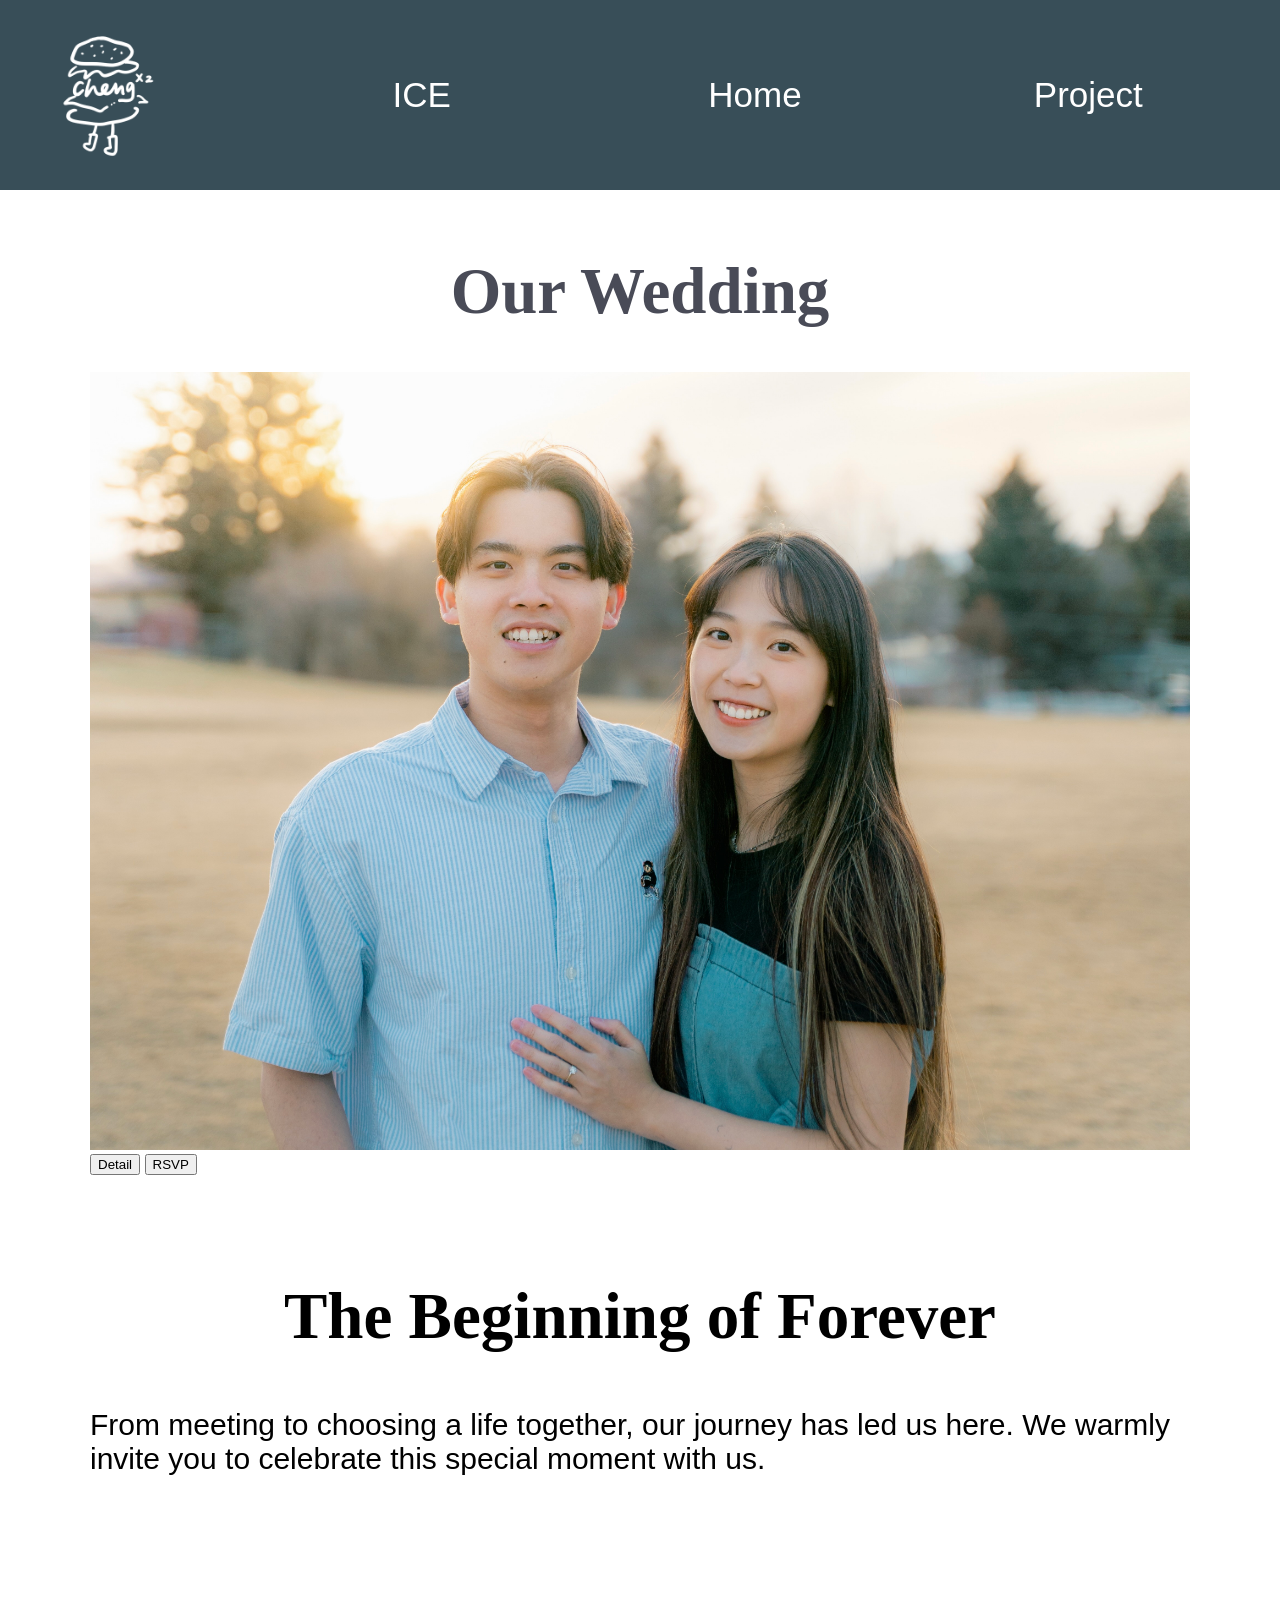
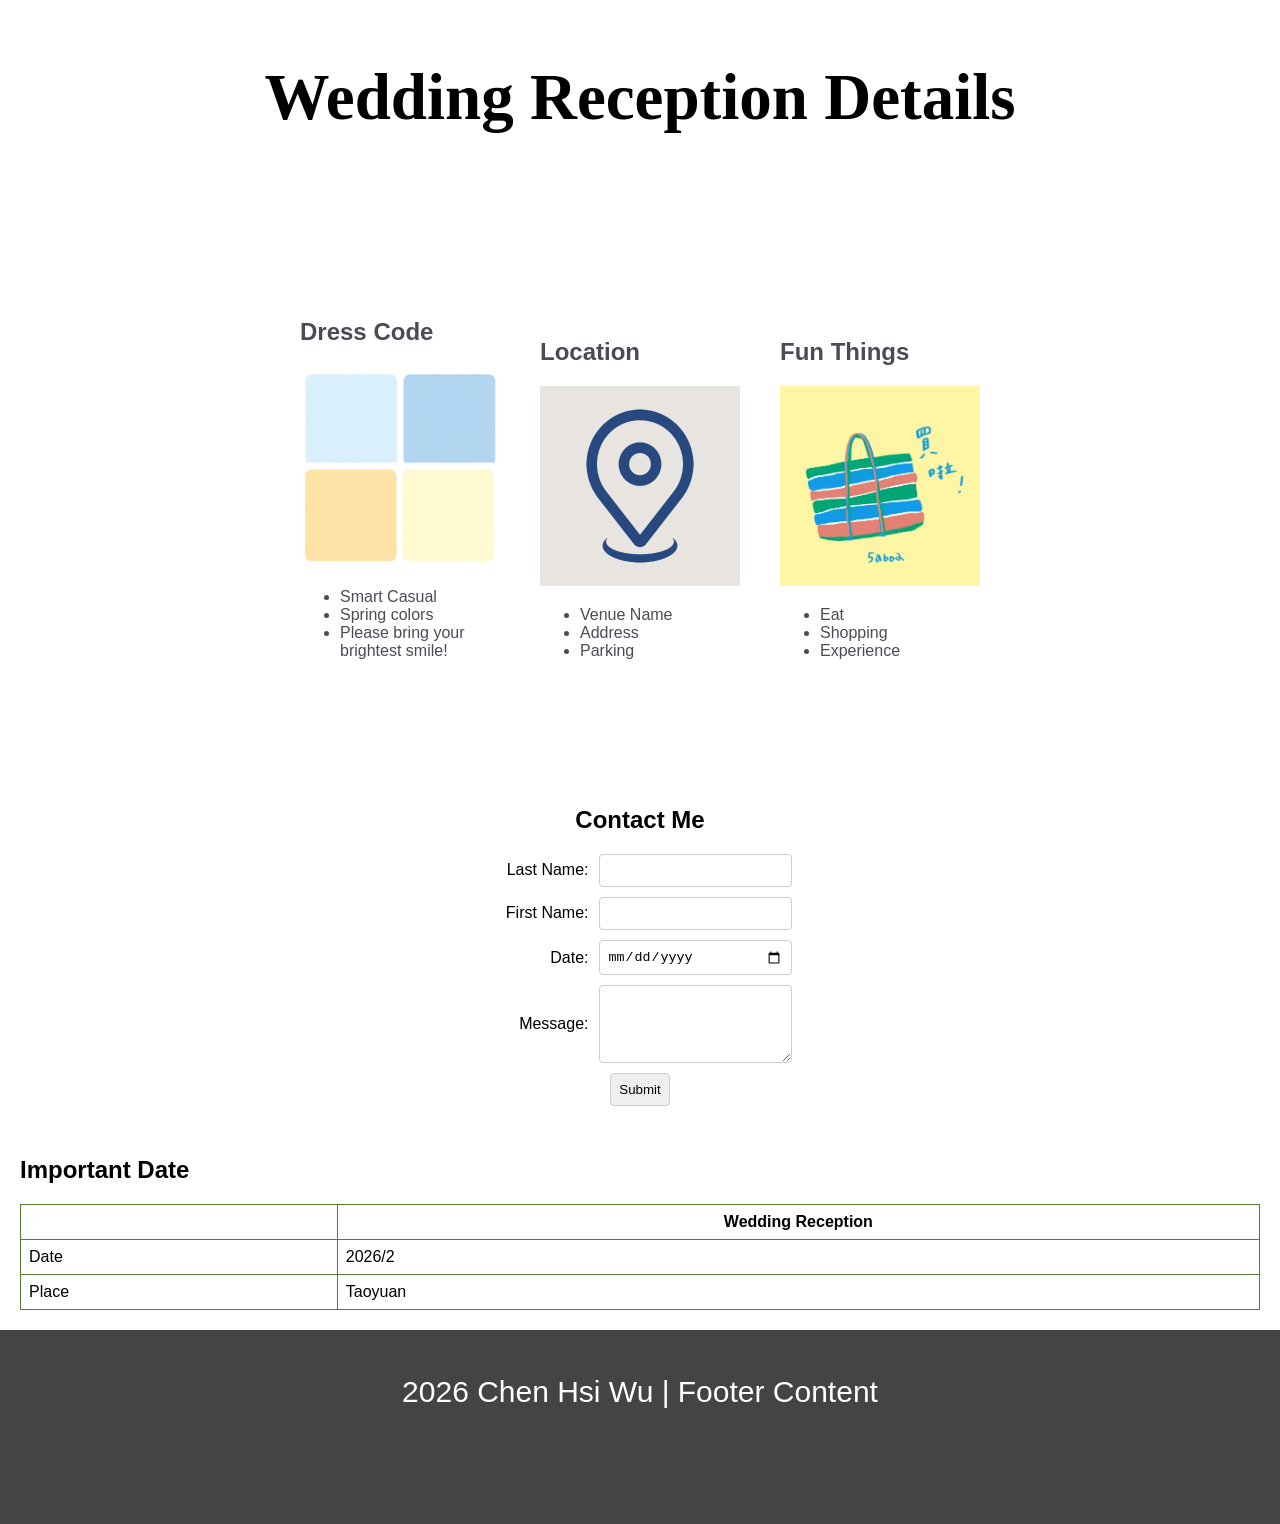
<file: index.html>
<!DOCTYPE html>
<html lang="en">
<head>
    <link rel="stylesheet" href="styles/style.css">
    <meta charset="UTF-8">
    <meta name="viewport" content="width=device-width, initial-scale=1.0">
    <title>Document</title>
    

    
</head>
<body>

    <header>
    <nav>
        <img class="logo" src="images/wdd_logo.png" alt="Site Logo">
        <a href="ice.html">ICE</a>
        <a href="index.html">Home</a>
        <a href="client_report.html">Project</a>
    </nav>
    </header>
        
    <main>
        <div id="hero">
            <h1 class="home-title">Our Wedding </h1>
            <div id="hero-box">
                <img id="hero-img" src="images/wedding.jpeg" alt="Cheng En & Chen Hsi">
            </div>

            <section id="hero-msg">
                <div class="button-box">
                    <button type="button">Detail</button>
                    
                    <a class="RSVP" href="https://docs.google.com/forms/d/e/1FAIpQLSe5vYuG86ZsPHXii9MAYZnZgOETaCkhqd_K84eROQToIa-awA/viewform?usp=header">
                        <button type="button">RSVP</button>
                    </a>
                </div>
            </section>
        </div>


        <section>
            <h1>The Beginning of Forever</h1>
            <p>From meeting to choosing a life together, our journey has led us here. We warmly invite you to celebrate this special moment with us.</p>
        </section>

         <section>
            <h1>Wedding Reception Details</h1>
        
        </section>

        <section  id="reception-details" >
            <div class="reception-items">
                <h2>Dress Code</h2>
                <img src="images/Pic1 .jpeg">
             
                <ul>
                    <li>Smart Casual</li>
                    <li>Spring colors</li>
                    <li>Please bring your brightest smile!</li>
                </ul>
            </div>
           
            <div class="reception-items">
                
                <h2>Location</h2>
                <img src="images/Pic2.png" >
                <ul>
                    <li>Venue Name</li>
                    <li>Address</li>
                    <li>Parking</li>
                </ul>
            </div>
            
            <div class="reception-items">

                <h2>Fun Things</h2>
                <img src="images/Pic3.jpeg" >
                <ul>
                    <li>Eat</li>
                    <li>Shopping</li>
                    <li>Experience</li>
                </ul>
            </div>

        
        </section>
    
        <section id="form">
            <h2>Contact Me</h2>
            <form>
                <div class="form-row">
                    <label for="lname">Last Name:</label>
                    <input type="text" id="lname">
                </div>
                <div class="form-row">
                    <label for="fname">First Name:</label>
                    <input type="text" id="fname">
                </div>
                <div class="form-row">
                    <label for="date">Date:</label>
                    <input type="date" id="date">
                </div>
                <div class="form-row">
                    <label for="message">Message:</label>
                    <textarea id="message" rows="4"></textarea>
                </div>
                <input type="submit" value="Submit">
            </form>
        </section>


        <section>
            <h2>Important Date</h2>
            <table>
                <thead>
                    <tr>
                        <th> </th>
                        <th>Wedding Reception</th>
                    </tr>
                </thead>
                <tbody>
                    <tr>
                        <td>Date</td>
                        <td>2026/2</td>
                    </tr>
                    <tr>
                        <td>Place</td>
                        <td>Taoyuan</td>
                    </tr>
                </tbody>
            </table>
        </section>
    </main>

   
    
    <footer>
        <p> 2026 Chen Hsi Wu | Footer Content</p>
    </footer>
    
</body>
</html>
</file>
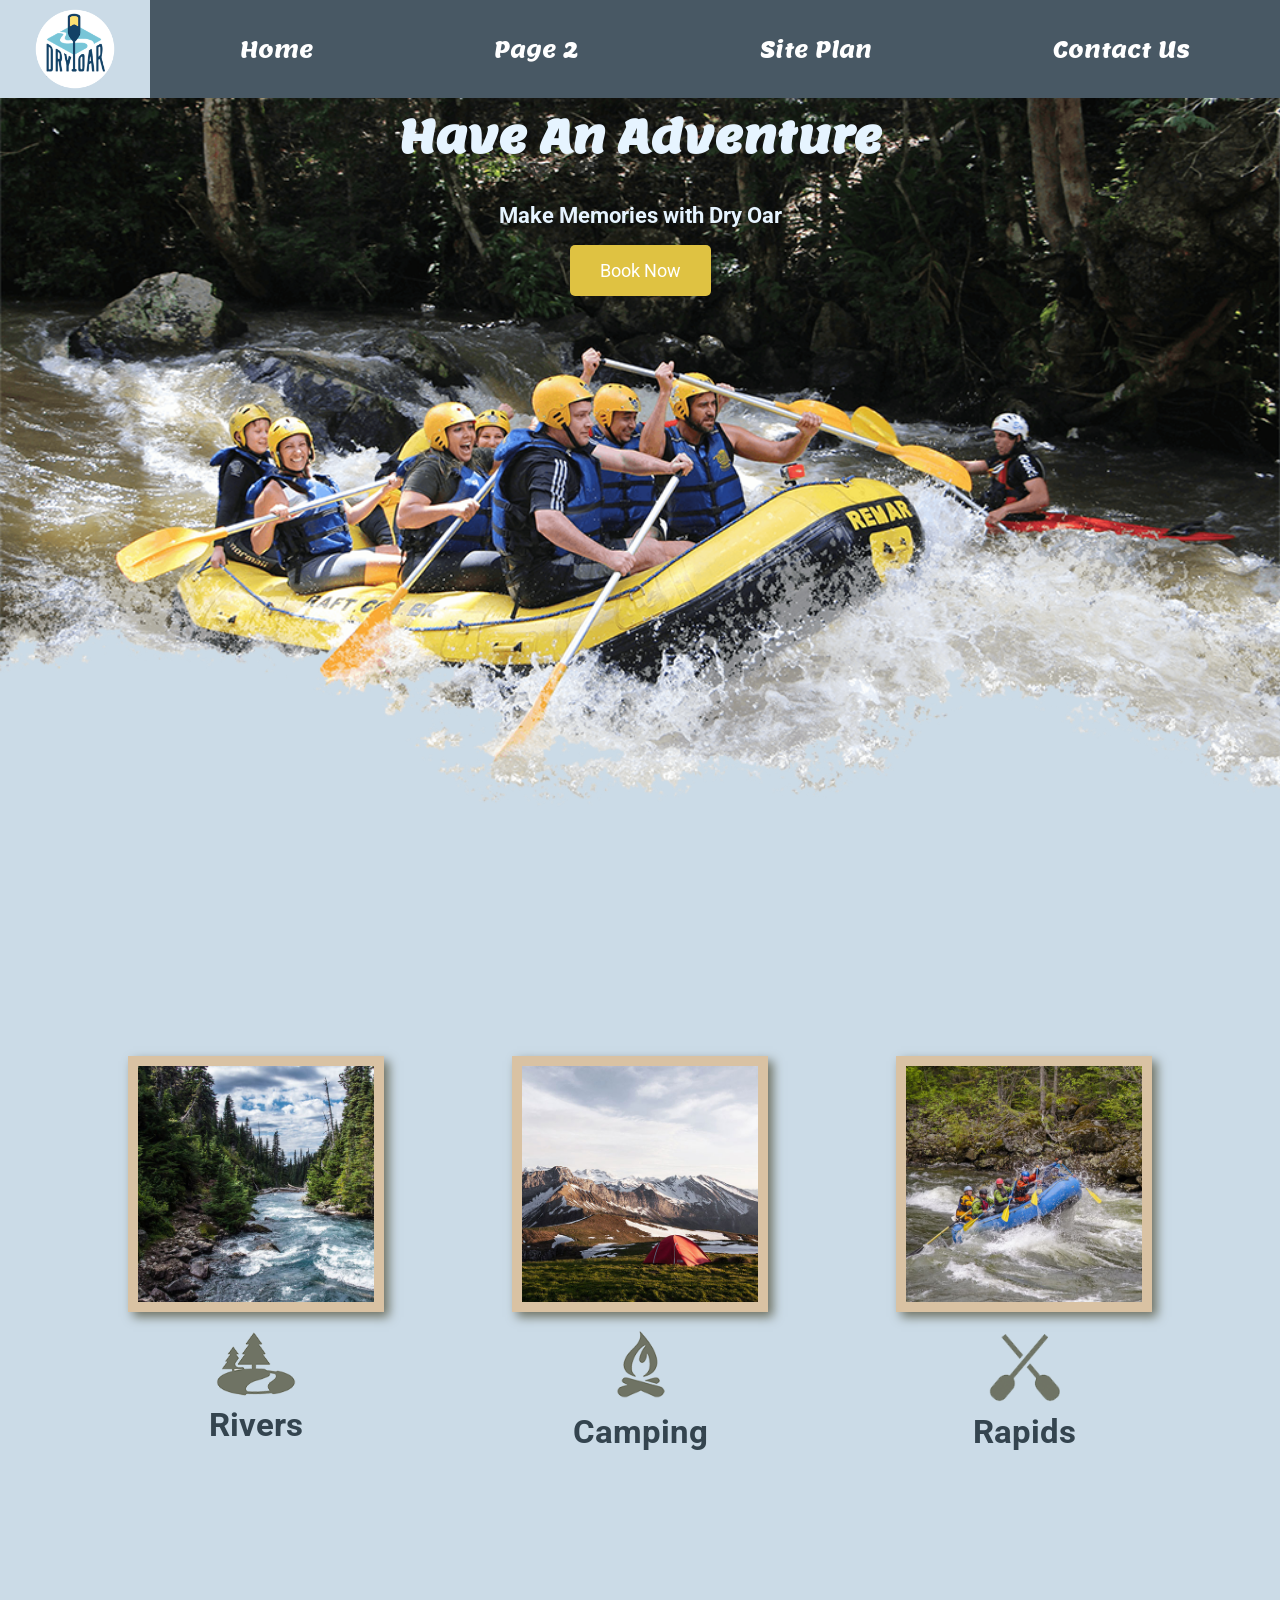
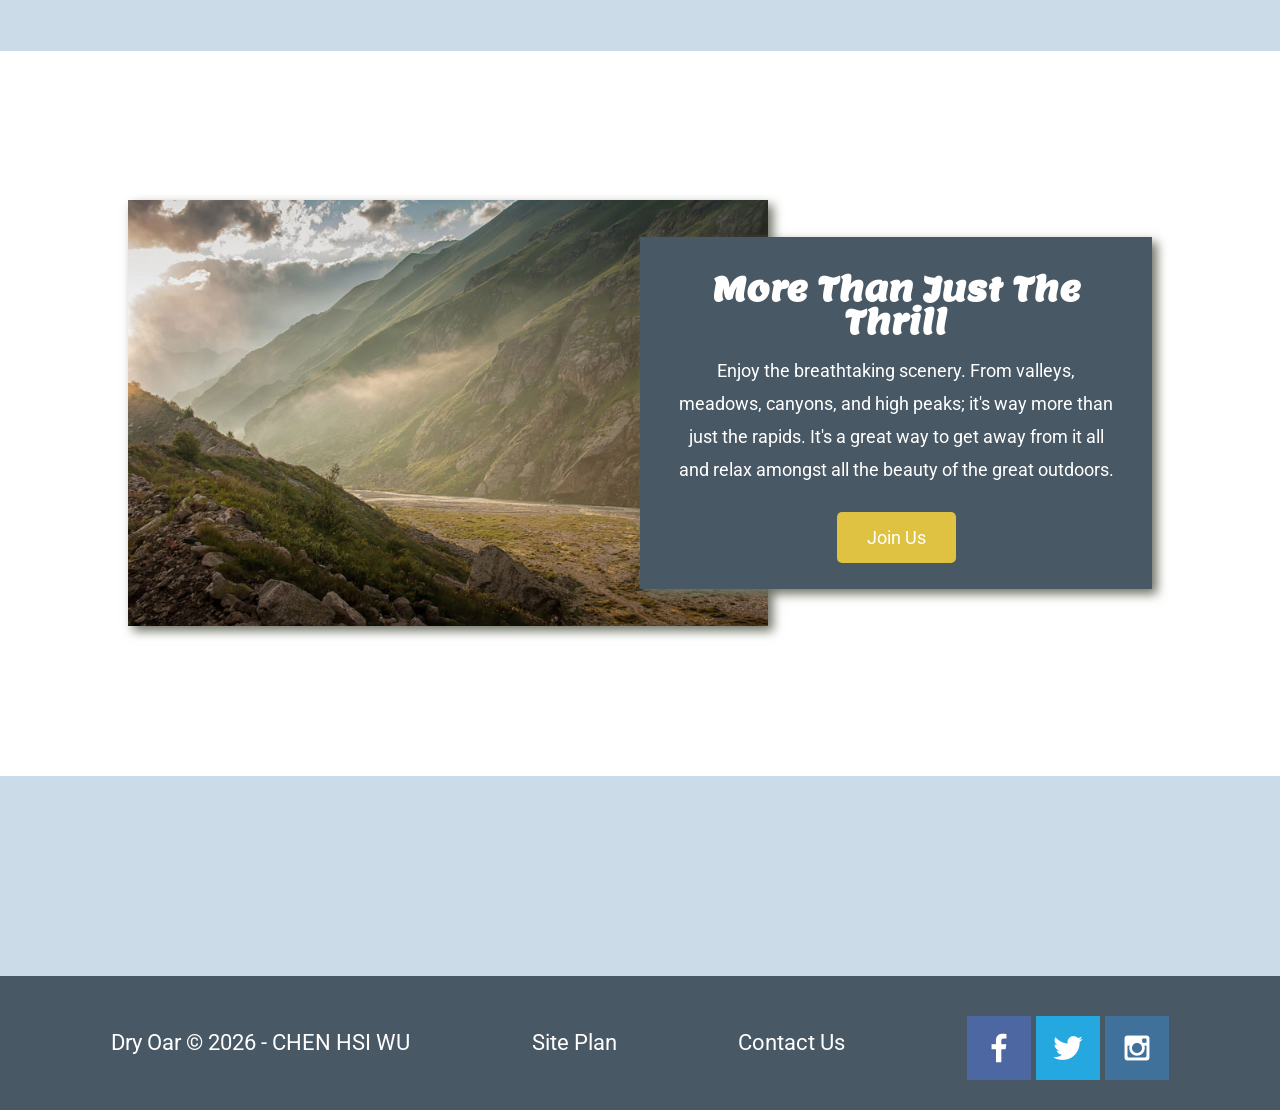
<file: wwr/index.html>
<!DOCTYPE html>
<html lang="en">
<head>
    <meta charset="UTF-8">
    <meta name="viewport" content="width=device-width, initial-scale=1.0">
    <title>Home</title>
    <link rel="stylesheet" href="styles/style.css">
</head>
<body>
    <div id="content">
        <header>
            <a id="logo_link" href="index.html">
                <img class="logo" src="images/logo.png" alt="Dry Oar Logo">
            </a>
            <nav>
                <a href="index.html">Home</a>
                <a href="#">Page 2</a>
                <a href="site-plan-rafting.html">Site Plan</a>
                <a href="contactus.html">Contact Us</a>
            </nav>
        </header>
        <div id="hero">
            <div id="hero-box">
                <img id="hero-img" src="images/hero.png" alt="People enjoying white water rafting">
            </div>
            <section id="hero-msg">
                <h1 class="home-title">Have An Adventure</h1>
                <h4>Make Memories with Dry Oar </h4>
                <div class='button-box'>
                    <a class='book' href="contactus.html">Book Now</a>
                </div>
            </section>
        </div>
        <main class="home-grid">
            <section class="rivers-card">
                <img class="card-img" src="images/rivers.jpg" alt="river in forest">
                <img class="icon" src="images/river_icon.png" alt="river icon">
                <h2>Rivers</h2>
            </section>
            <section class="camping-card">
                <img class="card-img" src="images/camping.jpg" alt="tent in mountains">
                <img class="icon" src="images/fire_icon.png" alt="fire icon">
                <h2>Camping</h2>
            </section>
            <section class="rapids-card">
                <img class="card-img" src="images/rapids.jpg" alt="rafting boat">
                <img class="icon" src="images/oars.png" alt="oars icon">
                <h2>Rapids</h2>
            </section>
            <div id="background"></div>
            <img class="mountains" src="images/mountains.jpg" alt="Misty mountains">
            <section class="msg">
                <h2>More Than Just The Thrill</h2>
                <p>Enjoy the breathtaking scenery. From valleys, meadows, canyons, and high peaks; it's way more than just the rapids. It's a great way to get away from it all and relax amongst all the beauty of the great outdoors. </p>
                <a class='join' href="rivers.html">Join Us</a>
            </section>
        </main>
        <footer>
            <p>Dry Oar &copy; 2026 - CHEN HSI WU</p>
            <p><a href="site-plan-rafting.html">Site Plan</a></p>
            <p><a href="contactus.html">Contact Us</a></p>
            <div class="social">
                <a href="https://facebook.com" target="_blank">
                    <img src="images/facebook.png" alt="fb icon">
                </a>
                <a href="https://youtube.com">
                    <img src="images/twitter.png" alt="twitter icon">
                </a>
                <a href="https://instagram.com">
                    <img src="images/instagram.png" alt="instagram icon">
                </a>
            </div>
        </footer>
    </div>
</body>
</file>
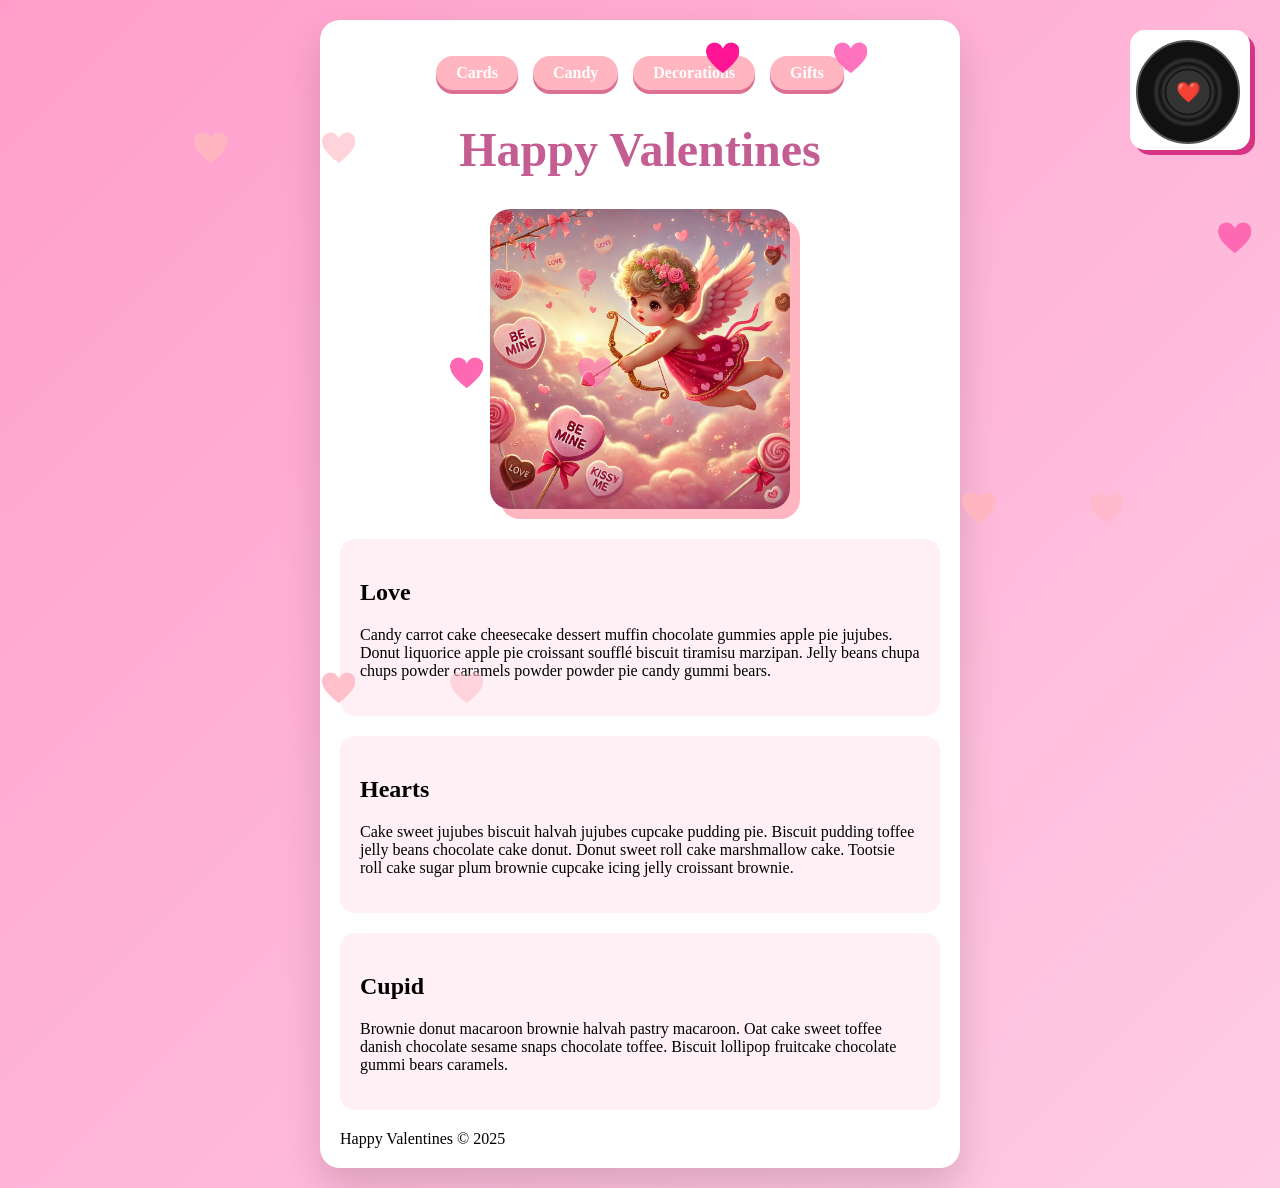
<file: ice/valentines/index.html>
<!DOCTYPE html>
<html lang="en">

<head>
    <meta charset="UTF-8">
    <meta name="viewport" content="width=device-width, initial-scale=1.0">
    <title>Happy Valentines Page</title>
    <link rel="stylesheet" href="styles/styles.css">
</head>

<body>
    <div id="wrapper">
        <header>
            <nav>
                <ul>
                    <li>Cards</li>
                    <li>Candy</li>
                    <li>Decorations</li>
                    <li>Gifts</li>
                </ul>
            </nav>
        </header>
        <main>
            <h1>Happy Valentines</h1>
            <img src="images/valentines.png">
            <section>
                <h2>Love</h2>
                <p>Candy carrot cake cheesecake dessert muffin chocolate gummies apple
                    pie jujubes. Donut liquorice apple pie croissant soufflé biscuit
                    tiramisu marzipan. Jelly beans chupa chups powder caramels powder
                    powder pie candy gummi bears. </p>
            </section>
            <section>
                <h2>Hearts</h2>
                <p>Cake sweet jujubes biscuit halvah jujubes cupcake pudding pie. Biscuit
                    pudding toffee jelly beans chocolate cake donut. Donut sweet roll cake
                    marshmallow cake. Tootsie roll cake sugar plum brownie cupcake icing
                    jelly croissant brownie.</p>
            </section>
            <section>
                <h2>Cupid</h2>
                <p>Brownie donut macaroon brownie halvah pastry macaroon. Oat cake sweet
                    toffee danish chocolate sesame snaps chocolate toffee. Biscuit lollipop
                    fruitcake chocolate gummi bears caramels.</p>
            </section>
        </main>
        <footer>
            Happy Valentines &copy; 2025
        </footer>
    </div>
</body>

</html>
</file>
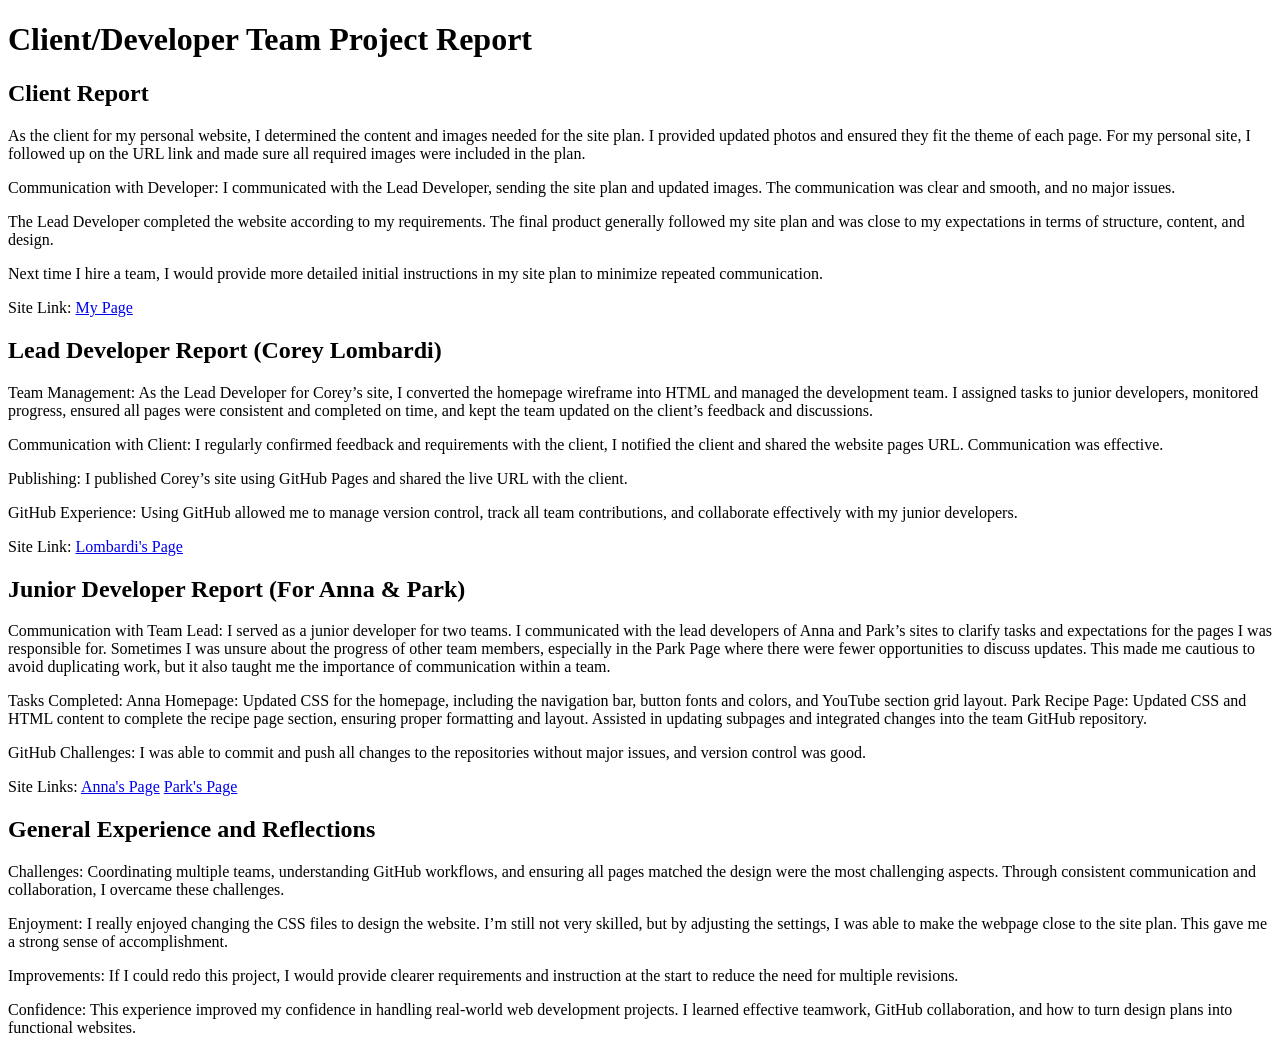
<file: client_report.html>
<!DOCTYPE html>
<html lang="en">
<head>
    <meta charset="UTF-8">
    <meta name="viewport" content="width=device-width, initial-scale=1.0">
    <title>Document</title>
</head>

<h1>Client/Developer Team Project Report</h1>

    <h2>Client Report</h2>
    <p>As the client for my personal website, I determined the content and images needed for the site plan. I provided updated photos and ensured they fit the theme of each page. For my personal site, I followed up on the URL link and made sure all required images were included in the plan.</p>

   <p>Communication with Developer:
    I communicated with the Lead Developer, sending the site plan and updated images. The communication was clear and smooth, and no major issues.</p>
    
   <p>The Lead Developer completed the website according to my requirements. The final product generally followed my site plan and was close to my expectations in terms of structure, content, and design.</p>
    
   <p>Next time I hire a team, I would provide more detailed initial instructions in my site plan to minimize repeated communication.</p>
    
    <p>Site Link:
    <a href="https://wbran27.github.io/wdd130-Chen-Hsi-Wu/index.html"> My Page</a> </p> 
  

    </p>

    <h2>Lead Developer Report (Corey Lombardi)</h2>
    <p>Team Management:
    As the Lead Developer for Corey’s site, I converted the homepage wireframe into HTML and managed the development team. I assigned tasks to junior developers, monitored progress, ensured all pages were consistent and completed on time, and kept the team updated on the client’s feedback and discussions.
    </p>
   <p>Communication with Client:
    I regularly confirmed feedback and requirements with the client, I notified the client and shared the website pages URL. Communication was effective.</p>
    
   <p>Publishing:
    I published Corey’s site using GitHub Pages and shared the live URL with the client.</p>
    
    <p>GitHub Experience:
    Using GitHub allowed me to manage version control, track all team contributions, and collaborate effectively with my junior developers.</p> 
   
   <p> Site Link:

    <a href="https://chenhsiwu.github.io/wdd130-lombardi/preservation.html"> Lombardi's Page</a> </p> 

   <h2> Junior Developer Report (For Anna & Park)</h2>
    
   <p>Communication with Team Lead:
    I served as a junior developer for two teams. I communicated with the lead developers of Anna and Park’s sites to clarify tasks and expectations for the pages I was responsible for. Sometimes I was unsure about the progress of other team members, especially in the Park Page where there were fewer opportunities to discuss updates. This made me cautious to avoid duplicating work, but it also taught me the importance of communication within a team. </p>

   <p>Tasks Completed:
    Anna Homepage: Updated CSS for the homepage, including the navigation bar, button fonts and colors, and YouTube section grid layout.
    Park Recipe Page: Updated CSS and HTML content to complete the recipe page section, ensuring proper formatting and layout.
    Assisted in updating subpages and integrated changes into the team GitHub repository.</p>

   <p> GitHub Challenges:
    I was able to commit and push all changes to the repositories without major issues, and version control was good.</p>

    <p> Site Links:
    <a href="https://ldspyd.github.io/wdd130-Anna/">Anna's Page</a>
    <a href="https://darkcoding514.github.io/wdd130-Park/">Park's Page</a>
    </p>


   <h2>General Experience and Reflections</h2> 
    <p>Challenges:
    Coordinating multiple teams, understanding GitHub workflows, and ensuring all pages matched the design were the most challenging aspects. Through consistent communication and collaboration, I overcame these challenges.
      </p>
   <p>
    Enjoyment:
    I really enjoyed changing the CSS files to design the website. I’m still not very skilled, but by adjusting the settings, I was able to make the webpage close to the site plan. This gave me a strong sense of accomplishment.
   </p>
   <p>Improvements:
    If I could redo this project, I would provide clearer requirements and instruction at the start to reduce the need for multiple revisions.
   </p>

    <p>Confidence:
    This experience improved my confidence in handling real-world web development projects. I learned effective teamwork, GitHub collaboration, and how to turn design plans into functional websites.
    </p>
  

<body>




    
</body>
</html>
</file>
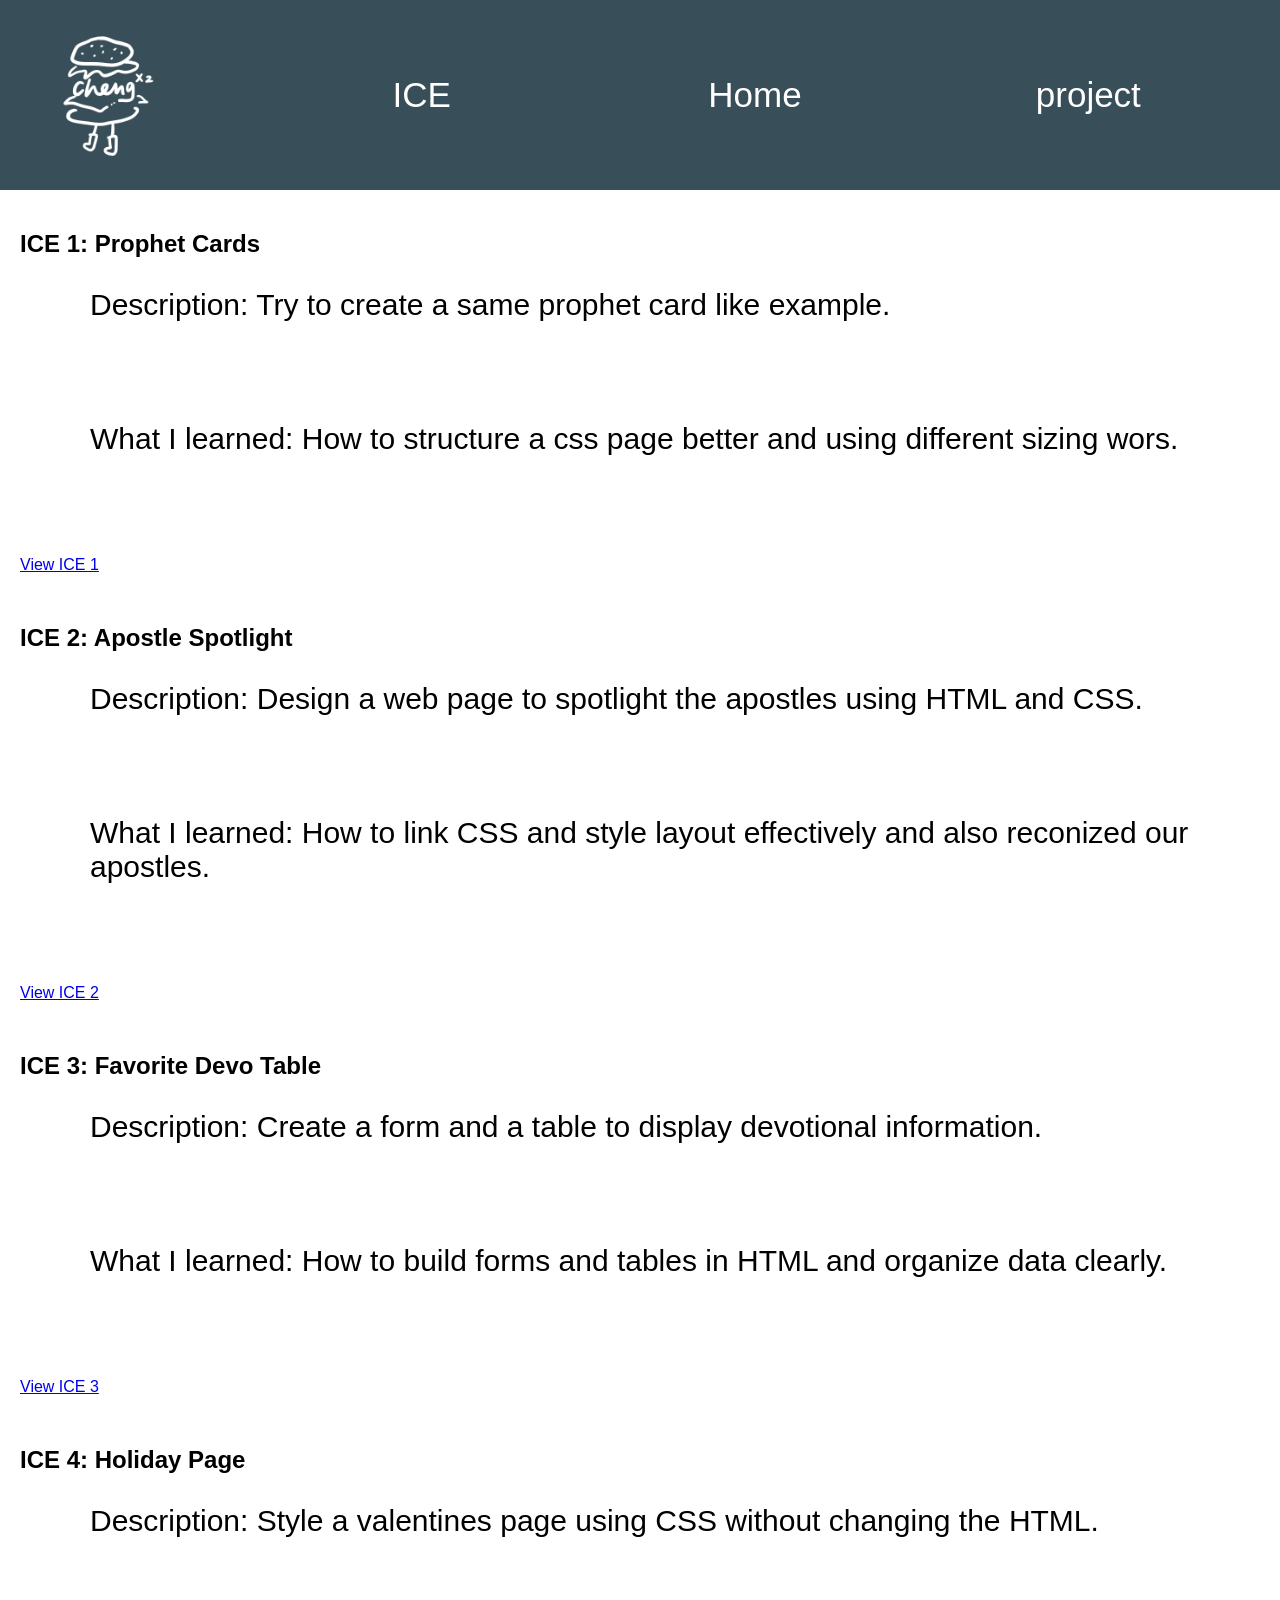
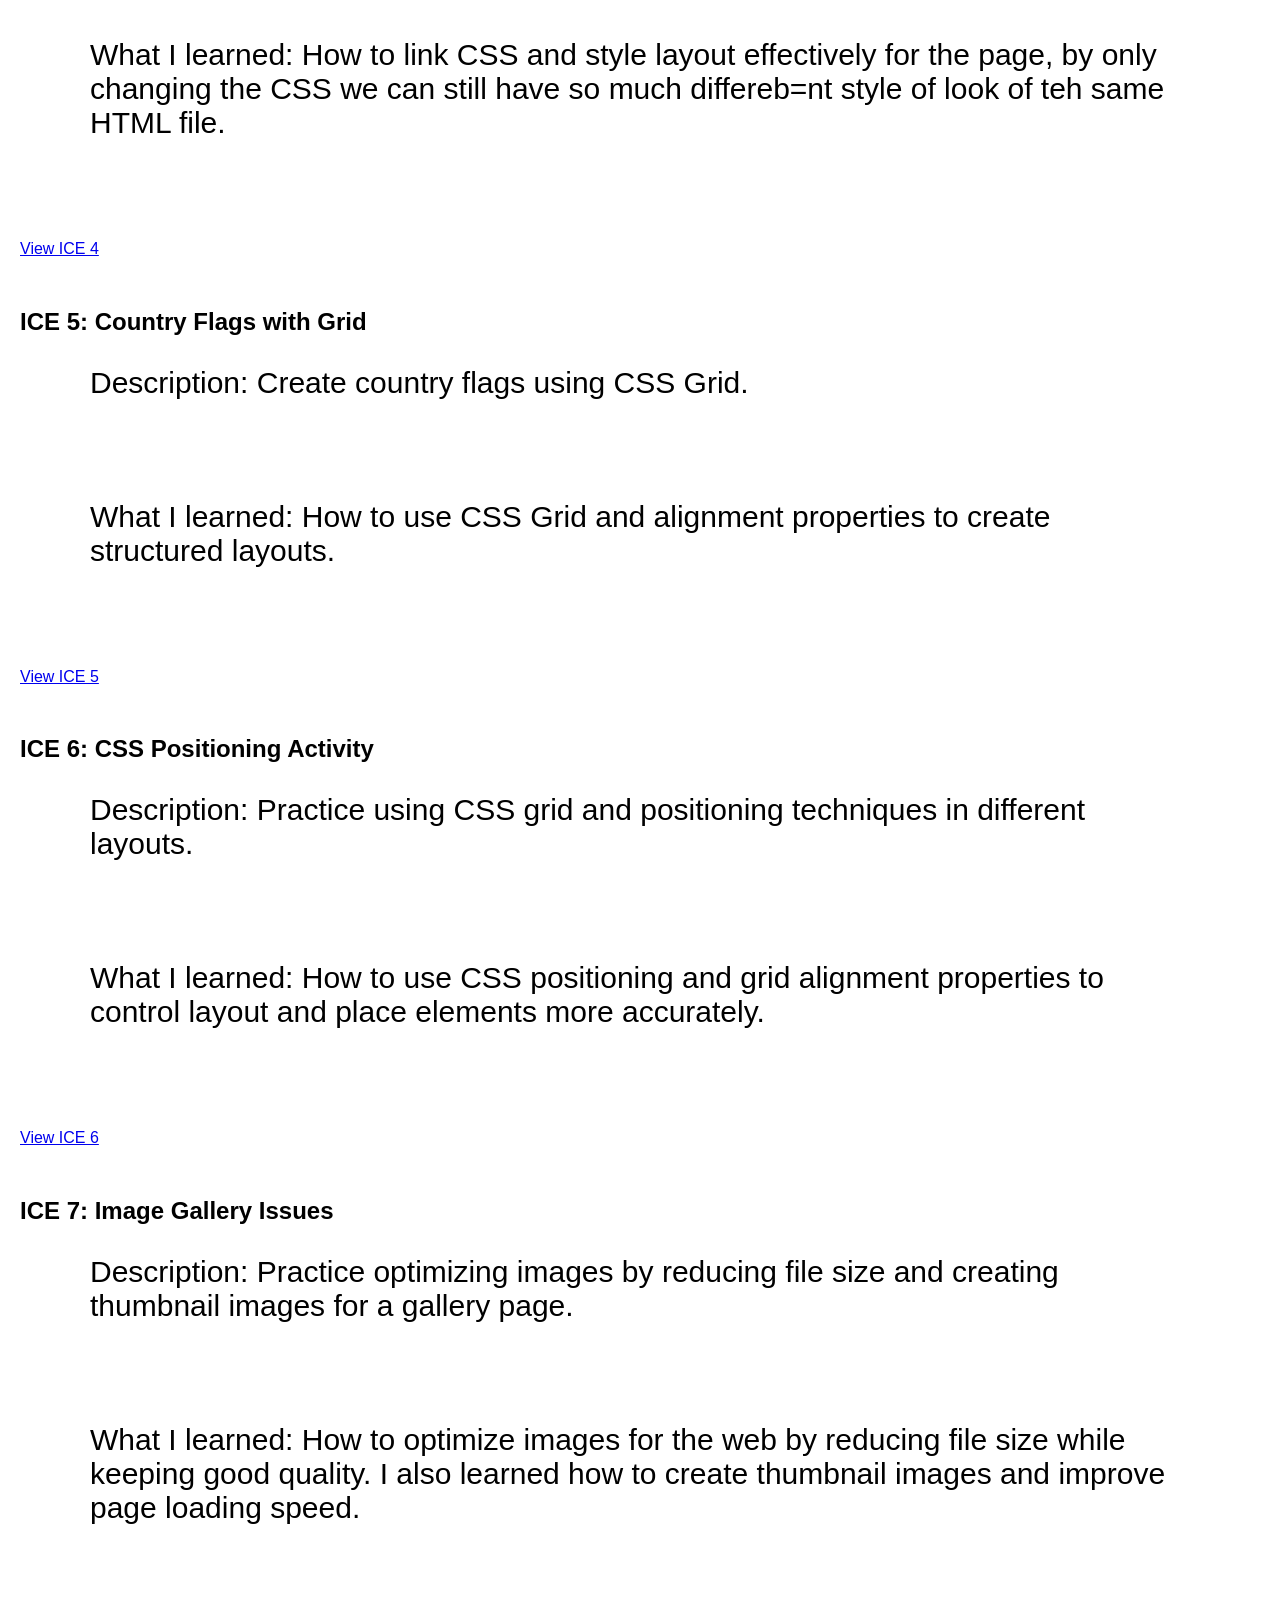
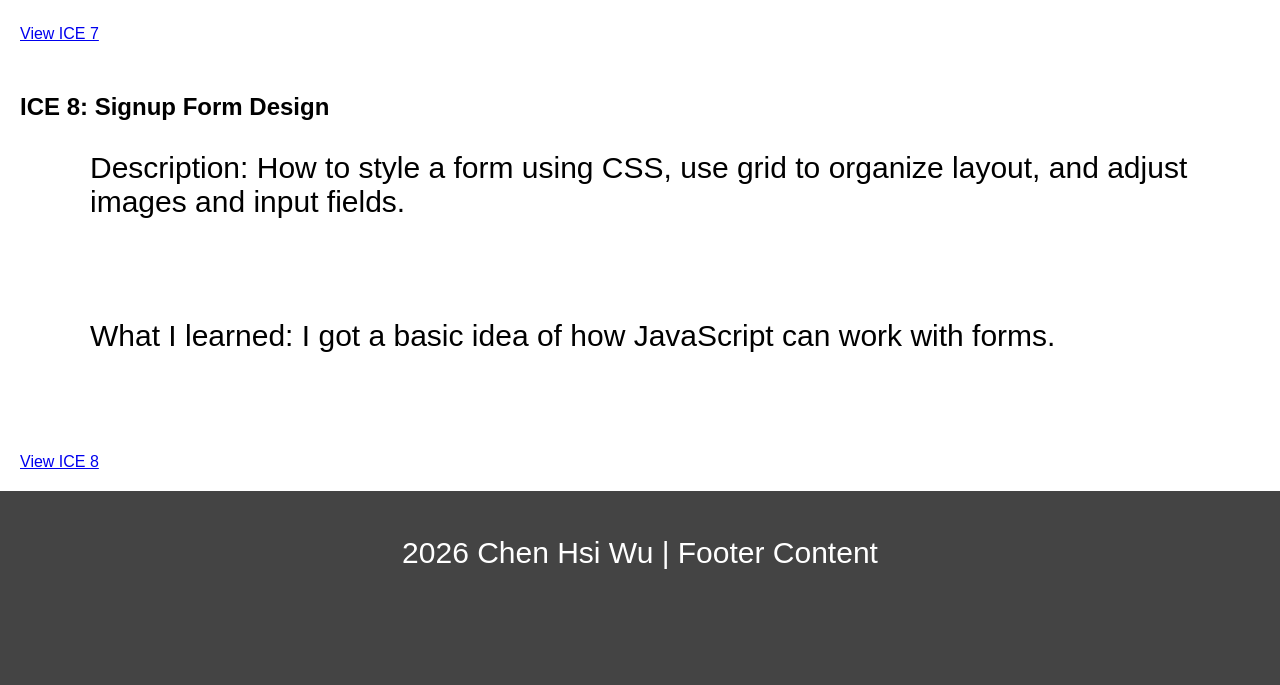
<file: ice.html>
<!DOCTYPE html>
<html lang="en">
<head>
    <link rel="stylesheet" href="styles/style.css">
    <meta charset="UTF-8">
    <meta name="viewport" content="width=device-width, initial-scale=1.0">
    <title>Document</title>
    

    
</head>
<body>

    <header>
    <nav>
        <img class="logo" src="images/wdd_logo.png" alt="Site Logo">
        <a href="ice.html">ICE</a>
        <a href="index.html">Home</a>
        <a href="client_report.html">project</a>
    </nav>
    </header>
        
    <main>
    
    <section>
        <h2>ICE 1: Prophet Cards</h2>
        <p>Description: Try to create a same prophet card like example.</p>
        <p>What I learned: How to structure a css page better and using different sizing wors.</p>
    <a href="ice/prophet_cards/oaks.html" target="_blank">View ICE 1</a>
    </section>


     <section>
        <h2>ICE 2: Apostle Spotlight</h2>
        <p>Description: Design a web page to spotlight the apostles using HTML and CSS.</p>
        <p>What I learned: How to link CSS and style layout effectively and also reconized our apostles.</p>
         <a href="ice/apostle_spotlight/apostles.html" target="_blank">View ICE 2</a>
     </section>


      <section>
        <h2>ICE 3: Favorite Devo Table</h2>
        <p>Description: Create a form and a table to display devotional information.</p>
        <p>What I learned: How to build forms and tables in HTML and organize data clearly.</p>
         <a href="ice/favorite_devo/favdevo.html" target="_blank">View ICE 3</a>
     </section>



    <section>
        <h2>ICE 4: Holiday Page</h2>
        <p>Description: Style a valentines page using CSS without changing the HTML.</p>
        <p>What I learned: How to link CSS and style layout effectively for the page, by only changing the CSS we can still have so much differeb=nt style of look of teh same HTML file.</p>
         <a href="ice/valentines/index.html" target="_blank">View ICE 4</a>
     </section>


      <section>
        <h2>ICE 5: Country Flags with Grid</h2>
        <p>Description: Create country flags using CSS Grid.</p>
        <p>What I learned: How to use CSS Grid and alignment properties to create structured layouts.</p>
         <a href="ice/grid_flags/flags.html" target="_blank">View ICE 5</a>
     </section>


     <section>
        <h2>ICE 6: CSS Positioning Activity</h2>
        <p>Description: Practice using CSS grid and positioning techniques in different layouts.</p>
        <p>What I learned: How to use CSS positioning and grid alignment properties to control layout and place elements more accurately.</p>
         <a href="ice/positioning/positioning.html" target="_blank">View ICE 6</a>
     </section>



     <section>
        <h2>ICE 7: Image Gallery Issues </h2>
        <p>Description: Practice optimizing images by reducing file size and creating thumbnail images for a gallery page.</p>
        <p>What I learned: How to optimize images for the web by reducing file size while keeping good quality. I also learned how to create thumbnail images and improve page loading speed.</p>
         <a href="ice/gallery/gallery.html" target="_blank">View ICE 7</a>
     </section>

    <section>
        <h2>ICE 8: Signup Form Design</h2>
        <p>Description: How to style a form using CSS, use grid to organize layout, and adjust images and input fields. </p>
        <p>What I learned: I got a basic idea of how JavaScript can work with forms.</p>
         <a href="ice/signup/signup.html" target="_blank">View ICE 8</a>
     </section>


     
    </main>

   
    
    <footer>
        <p> 2026 Chen Hsi Wu | Footer Content</p>
    </footer>
    
</body>
</html>
</file>
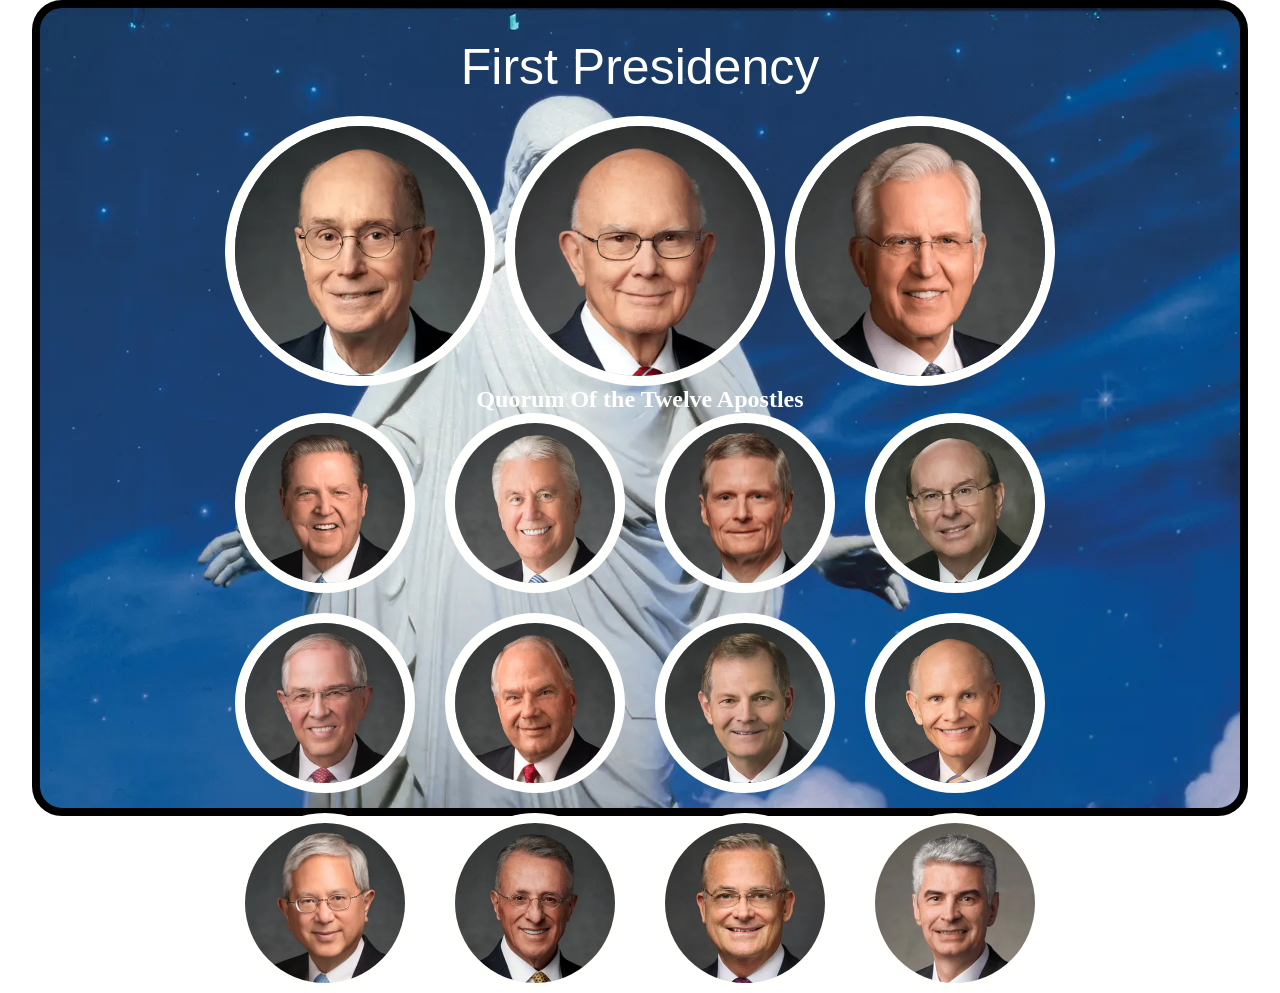
<file: ice/apostle_spotlight/apostles.html>
<!DOCTYPE html>
<html lang="en">
<head>
    <meta charset="UTF-8">
    <meta name="viewport" content="width=device-width, initial-scale=1.0">
    <title>Apostles Spotlights</title>
    <style>
        /* Insert styles here */
       
        * {
            margin: 0 auto;
        }

        body{
            color: #E8ECED;
            

        }

        .screen {
            background-image: url("images/christus.webp");
            border: 8px solid #000000;
            border-radius: 30px;
            width: 1200px;
            height: 800px;
        }

        h1{
           text-align: center; 
           color: #FFFFFE;
           font-family: Arial, Helvetica, sans-serif;
           font-size: 50px;
           font-weight: 400;
           padding-top: 10px;
           margin: 20px
        }

        h2{
            color: #FFFFFE;
            text-align: center; 

        }

        #first_presidency {
            display: grid;
            grid-template-columns: 1fr 1fr 1fr;
            width: 70%;
        }

        #first_presidency img{
            width: 250px;
            height: 250px;
            border-radius: 50%;
            border: 10px solid #FFFFFE;
            object-fit: cover;
            object-position: top;
        }

        .row {
            display: grid;
            grid-template-columns: 1fr 1fr 1fr 1fr;
            width: 70%;
            margin-bottom: 20px;
        }

        .row img{
            width: 160px;
            height: 160px;
            border-radius: 50%;
            border: 10px solid #FFFFFE;
            object-fit: cover;
            object-position: top;
        }

    </style>
</head>
<body>
    <!-- Insert HTML elements here -->
    
    <div class="screen">
        <h1>First Presidency</h1>
            
        <div id="first_presidency">
            <img src="images/eyring.webp">
            <img src="images/oaks.webp">
            <img src="images/christofferson.webp">
        </div>

        <h2 class="p1">Quorum Of the Twelve Apostles</h2>

        <div id="twelve_apostles">
            <div class="row">
                <img src="images/holland.webp">
                <img src="images/uchtdorf.webp">
                <img src="images/bednar.webp">
                <img src="images/cook.webp">
            </div>
            
            <div class="row">
                <img src="images/anderson.webp">
                <img src="images/rasband.webp">
                <img src="images/stevenson.webp">
                <img src="images/renlund.webp">
            </div>

            <div class="row">
                <img src="images/gong.webp">
                <img src="images/soares.webp">
                <img src="images/kearon.webp">
                <img src="images/causse.webp">
            </div> 
        </div>
    </div>
</body>
</html>
</file>
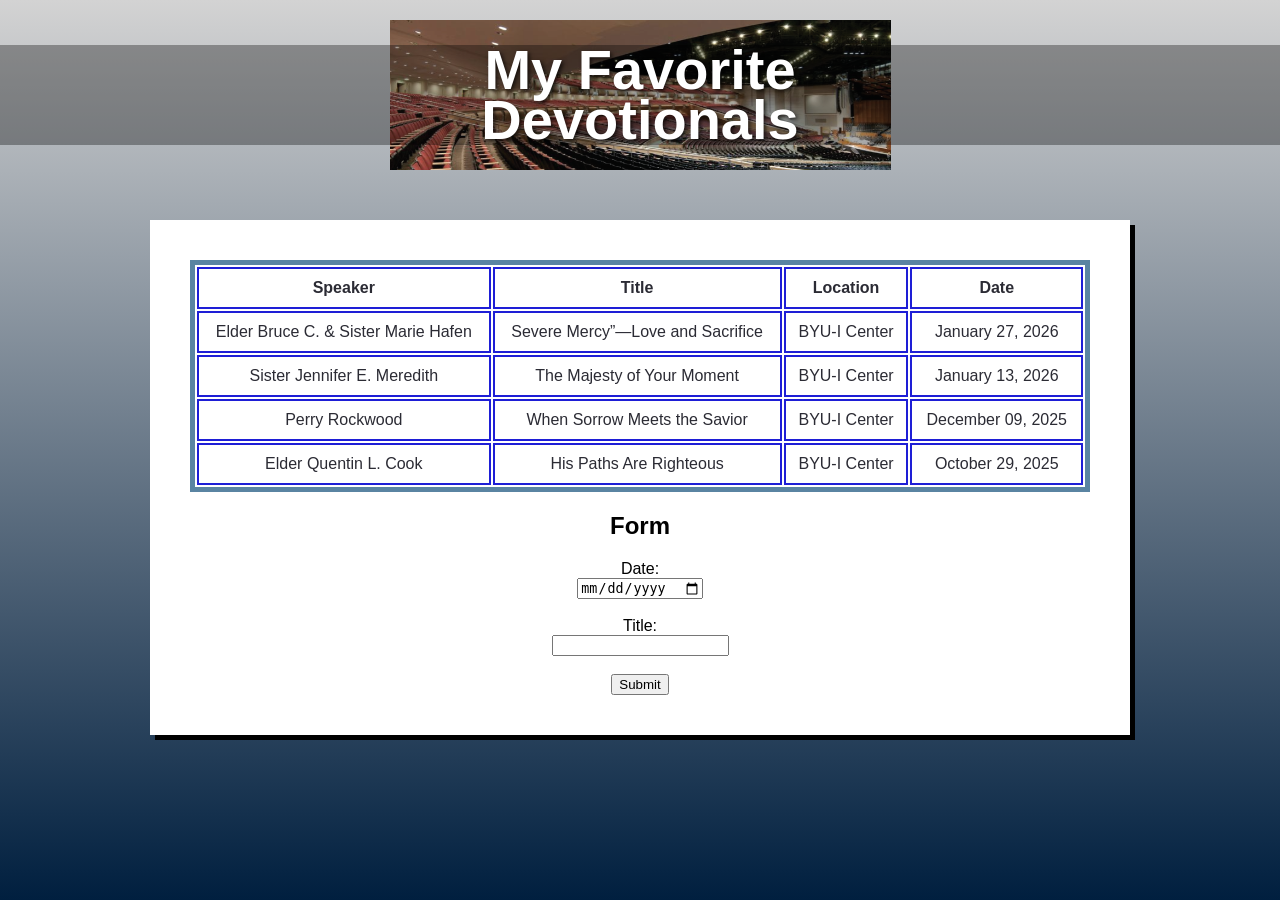
<file: ice/favorite_devo/favdevo.html>
<!DOCTYPE html>
<html lang="en">
<head>
  <meta charset="UTF-8" />
  <meta name="viewport" content="width=device-width, initial-scale=1.0"/>
  <title>My Favorite Devotionals</title>
  <link rel="stylesheet" href="styles/styles.css" />
</head>
<body>
  <div class="container">
    <header class="header">
      <div class="header-image">
        <h1>My Favorite<br>Devotionals</h1>
      </div>
    </header>
    <main>
      <div class="content-box">
        <!-- Add your devotional content here -->
         

          <section>
      
            <table border ="8">
                <thead>
                    <tr>
                        <th> Speaker </th>
                        <th> Title </th>
                        <th> Location </th>
                        <th> Date </th>

                    </tr>
                </thead>
                <tbody>
                    <tr>
                        <td> Elder Bruce C. & Sister Marie Hafen </td>
                        <td> Severe Mercy”—Love and Sacrifice </td>
                        <td> BYU-I Center </td>
                        <td> January 27, 2026</td>

                  
                    </tr>
                    <tr>
                        <td> Sister Jennifer E. Meredith </td>
                        <td> The Majesty of Your Moment </td>
                        <td> BYU-I Center </td>
                        <td> January 13, 2026 </td>
                    </tr>

                     <tr>
                        <td> Perry Rockwood </td>
                        <td> When Sorrow Meets the Savior </td>
                        <td> BYU-I Center </td>
                        <td> December 09, 2025 </td>
                    </tr>

                      <tr>
                        <td> Elder Quentin L. Cook </td>
                        <td> His Paths Are Righteous </td>
                        <td> BYU-I Center </td>
                        <td> October 29, 2025 </td>
                    </tr>
                </tbody>
            </table>
        </section>

        

          <h2>Form</h2>
          
          
            <form>
             <label for="date">Date:</label><br>
                <input type="date"><br><br>
            
              <label for="Title">Title:</label><br>
                <input type="Title"><br><br>
                <input type="submit" value="Submit">
                




            </form>

            
      </div>
    </main>


    
  </div>
</body>
</html>
</file>
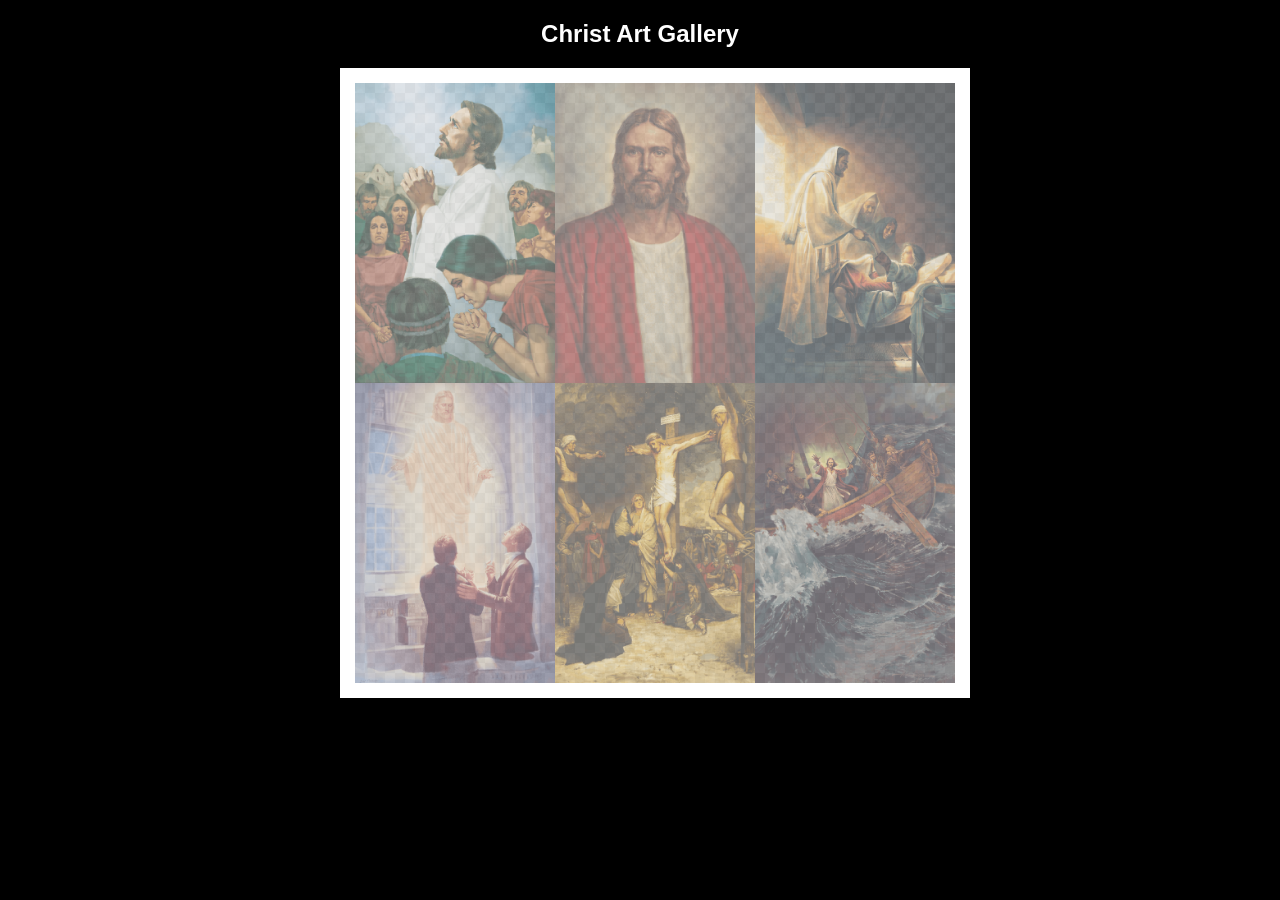
<file: ice/gallery/gallery.html>
<!DOCTYPE html>
<html lang="en">
<head>
    <meta charset="UTF-8">
    <meta name="viewport" content="width=device-width, initial-scale=1.0">
    <title>Images of Christ</title>
    <style>
        body {
            background: black;
        }
        #wrapper{
            width: 600px;
            margin: 0 auto;
        }
        nav {
            color: white;
            text-align: center;
            font-family: Haettenschweiler, 'Arial Narrow Bold', sans-serif;
        }
        #gallery{
            display: grid;
            grid-template-columns: 200px 200px 200px;
            border: 15px solid rgb(255, 255, 255);
            width: 100%;
            background-color: #ddd;
            background-image:
                linear-gradient(45deg, #ccc 26%, transparent 26%), 
                linear-gradient(135deg, #ccc 26%, transparent 26%),
                linear-gradient(45deg, transparent 75%, #ccc 75%),
                linear-gradient(135deg, transparent 75%, #ccc 75%);
            background-size: 20px 20px; /* Must be a square */
            background-position: 0 0, 10px 0, 10px -10px, 0px 10px; 
            
        }
        #gallery a {
            cursor: url('images/christus.png'), pointer;
        }
        #gallery img {
            /* make a thumbnail of the image that is 200x300 
               instead of using width and height here to help the page load faster */
            width: 200px; 
            height: 300px;

            opacity:50%;
            display:block;
        }
        #gallery img:hover{
            opacity: 100%;
        }
    </style>
</head>
<body>
    <div id="wrapper">
        <nav>
            <h1>Christ Art Gallery</h1>
        </nav>
        <main>
            <div id="gallery">
                <a href="images/big/img1.png"><img src="images/big/img1.png" alt="huge file size" ></a>
                <a href="images/big/img2.png"><img src="images/big/img2.png" alt="huge file size" ></a>
                <a href="images/big/img3.png"><img src="images/big/img3.png" alt="huge file size" ></a>
                <a href="images/big/img4.png"><img src="images/big/img4.png" alt="huge file size" ></a>
                <a href="images/big/img5.png"><img src="images/big/img5.png" alt="huge file size" ></a>
                <a href="images/big/img6.png"><img src="images/big/img6.png" alt="huge file size" ></a>
            </div>
        </main>
    </div>
</body>
</html>
</file>
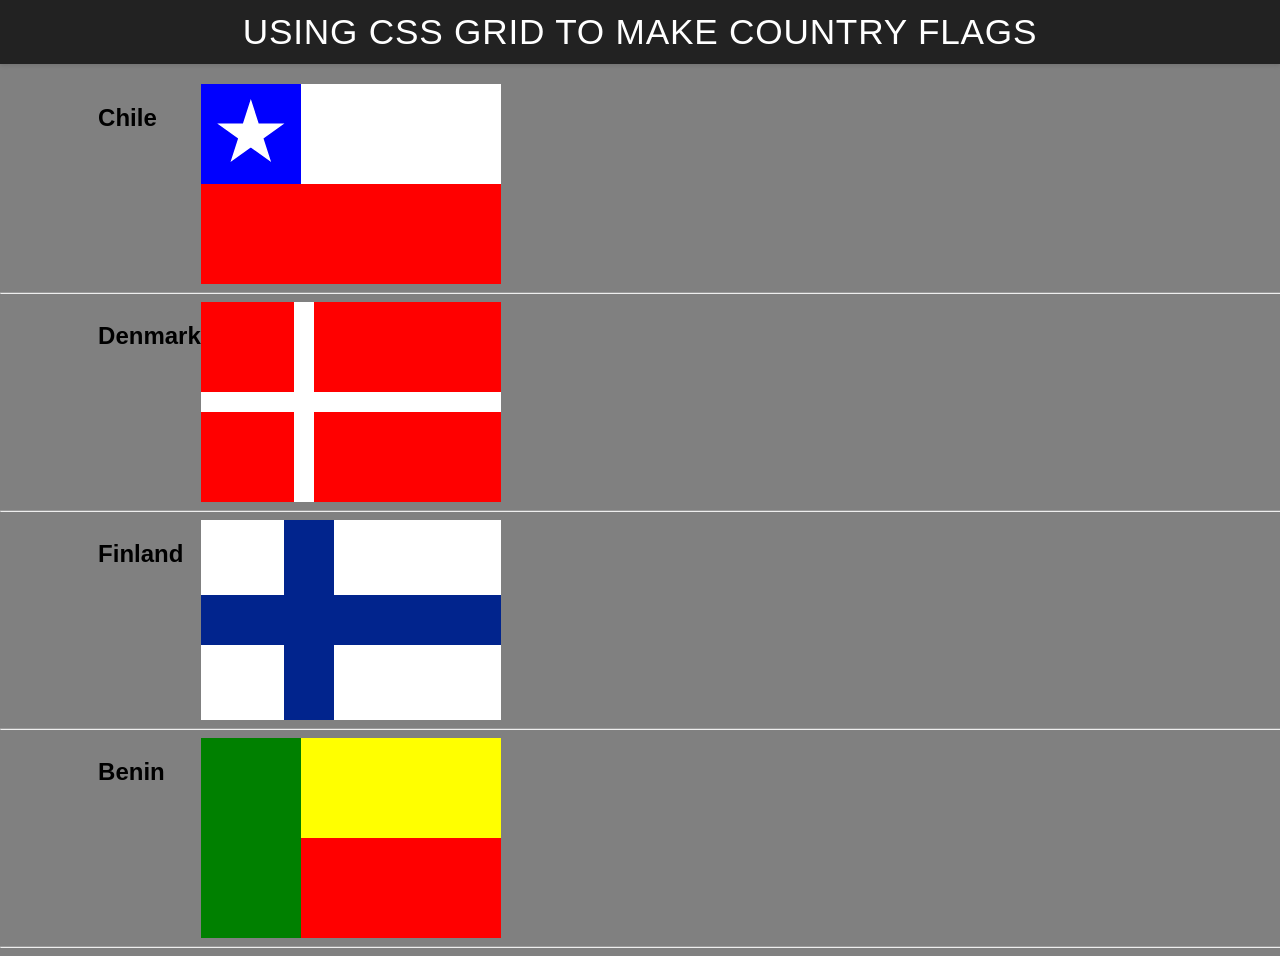
<file: ice/grid_flags/flags.html>
<!DOCTYPE html>
<html lang="en">

<head>
    <meta charset="UTF-8">
    <meta name="viewport" content="width=device-width, initial-scale=1.0">
    <title>Flag</title>
    <style>
        body {
            margin: 0;
            font-family: 'Helvetica Neue', sans-serif;
            background-color: gray;
        }

        header {
            background-color: #222;
            color: #fff;
            padding: 0.75rem 1.5rem;
            display: flex;
            align-items: center;
            justify-content: center;
            font-size: 1.1rem;
            letter-spacing: 0.05rem;
            text-transform: uppercase;
            box-shadow: 0 2px 4px rgba(0, 0, 0, 0.1);
        }

        header h1 {
            margin: 0;
            font-weight: 400;
        }
        main {
            display: grid;
            grid-template-columns: .1fr .1fr 1fr .1fr;
            margin-top: 20px;
        }
        hr {
            width: 100%;
            grid-column: 1 / 5;
        }
        h2 {
            grid-column: 2/3;
        }

        #blue {
            background: blue;
            grid-column: 1 / 2;
            display: grid;
            align-items: center;
            justify-items: center;
        }

        #white {
            background: white;
            grid-column: 2 / 4;
        }

        #red {
            background: red;
            grid-column: 1 / 4;
        }

        #chile {
            display: grid;
            grid-template-columns: 1fr 1fr 1fr;
            grid-template-rows: 1fr 1fr;
            height: 200px;
            width: 300px;
        }

        .star {
            width: 70px;
            aspect-ratio: 1;
            background: white;
            clip-path: polygon(50% 0, 79% 90%, 2% 35%, 98% 35%, 21% 90%);
        }




        #denmark {
        display: grid;
        grid-template-columns: 1fr 20px 2fr; 
        grid-template-rows: 1fr 20px 1fr;   
        background-color: white;           
        height: 200px;
        width: 300px;
        grid-column: 3 / 4;
        }

        #dred1 {
            background: red;
            grid-column: 1/2;
            grid-row: 1/2;
        }

        #dred2{
            background: red;
            grid-column: 3/4;
            grid-row: 1/2;
        }


        #dred3{
            background: red;
            grid-column: 1/2;
            grid-row: 3/4;
        }

        #dred4{
            background: red;
            grid-column: 3/4;
            grid-row: 3/4;
        }



        #finland {
        display: grid;  
        grid-template-columns: 1fr 50px 2fr; 
        grid-template-rows: 1fr 50px 1fr; 
        background-color:rgb(1, 36, 141);;           
        height: 200px;
        width: 300px;
      
        }


        #fwhite1{
        background-color: white;        
        grid-column: 1/2;
        grid-row: 1/2;
        }
        
         #fwhite2{
        background-color: white;
        grid-column: 3/4;
        grid-row: 1/2;
        }

         #fwhite3{
        background-color: white;
        grid-column: 1/2;
        grid-row: 3/4;
        }

         #fwhite4{
        background-color: white;
        grid-column: 3/4;
        grid-row: 3/4;
        }


        #benin{
        display: grid;
        grid-template-columns: 1fr 2fr; 
        grid-template-rows: 1fr 1fr;         
        height: 200px;
        width: 300px;
        }
        
        #bgreen{
        background-color: green;
        grid-column: 1/2;
        grid-row: 1/4;

        }

        #byellow{
        background-color: yellow;
        grid-column: 2/3;
        grid-row: 1/2;
        }
        
        #bred{
        background-color: red;
        grid-column: 2/4;
        grid-row: 2/4;

        }


    </style>
</head>






<body>
    <header>
        <h1>Using CSS Grid to make Country Flags</h1>
    </header>
    <main>
        <h2>Chile</h2>
        <div id="chile">
            <div id="blue">
                <div class="star"></div>
            </div>
            <div id="white"></div>
            <div id="red"></div>
        </div>
        <hr>

        <h2>Denmark</h2>
        <div id="denmark">
            <div id="dred1"></div>
            <div id="dred2"></div>
            <div id="dred3"></div>
            <div id="dred4"></div>
        </div>
        <hr>

        <h2>Finland</h2>
        <div id="finland">
            <div id="fwhite1"></div>
            <div id="fwhite2"></div>
            <div id="fwhite3"></div>
            <div id="fwhite4"></div>
        </div>
        <hr>

        <h2>Benin</h2>
        <div id="benin">
            <div id="bgreen"></div>
            <div id="byellow"></div>
            <div id="bred"></div>
        </div>
        <hr>
    </main>
</body>

</html>
</file>
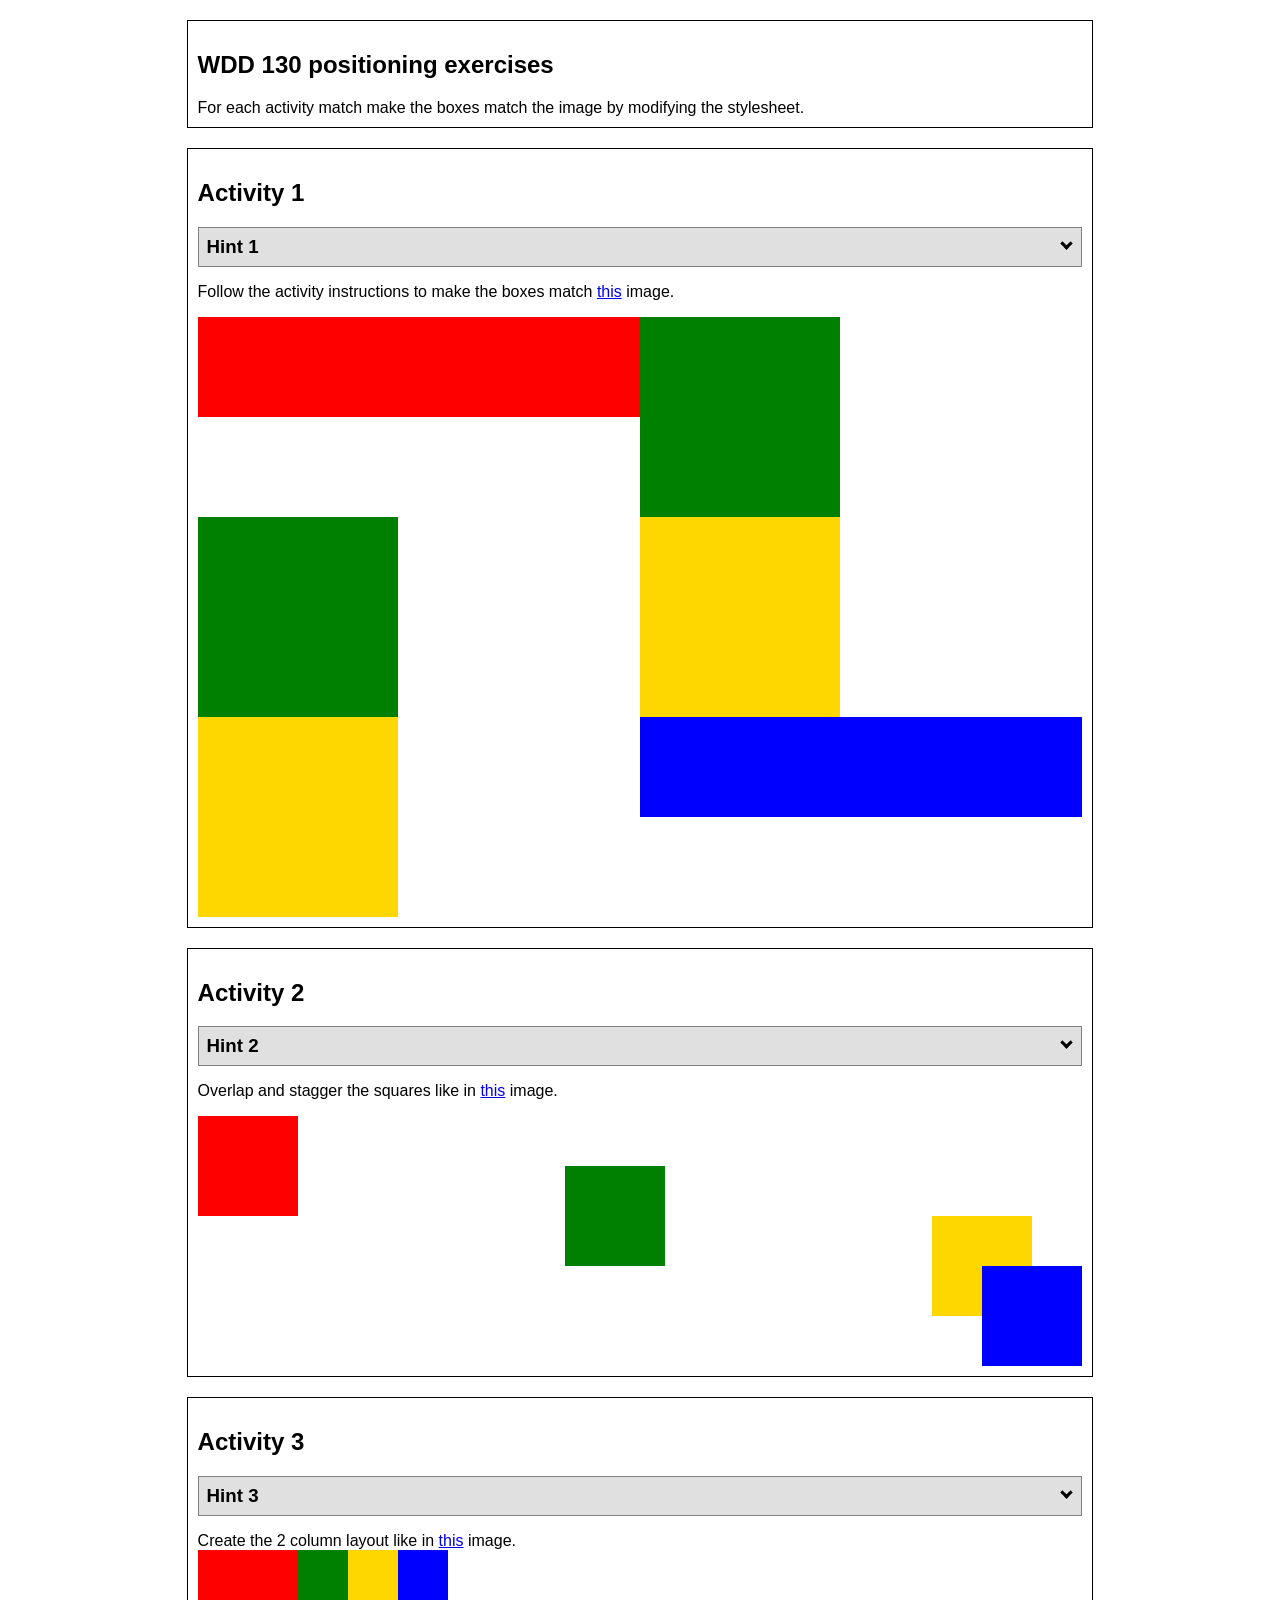
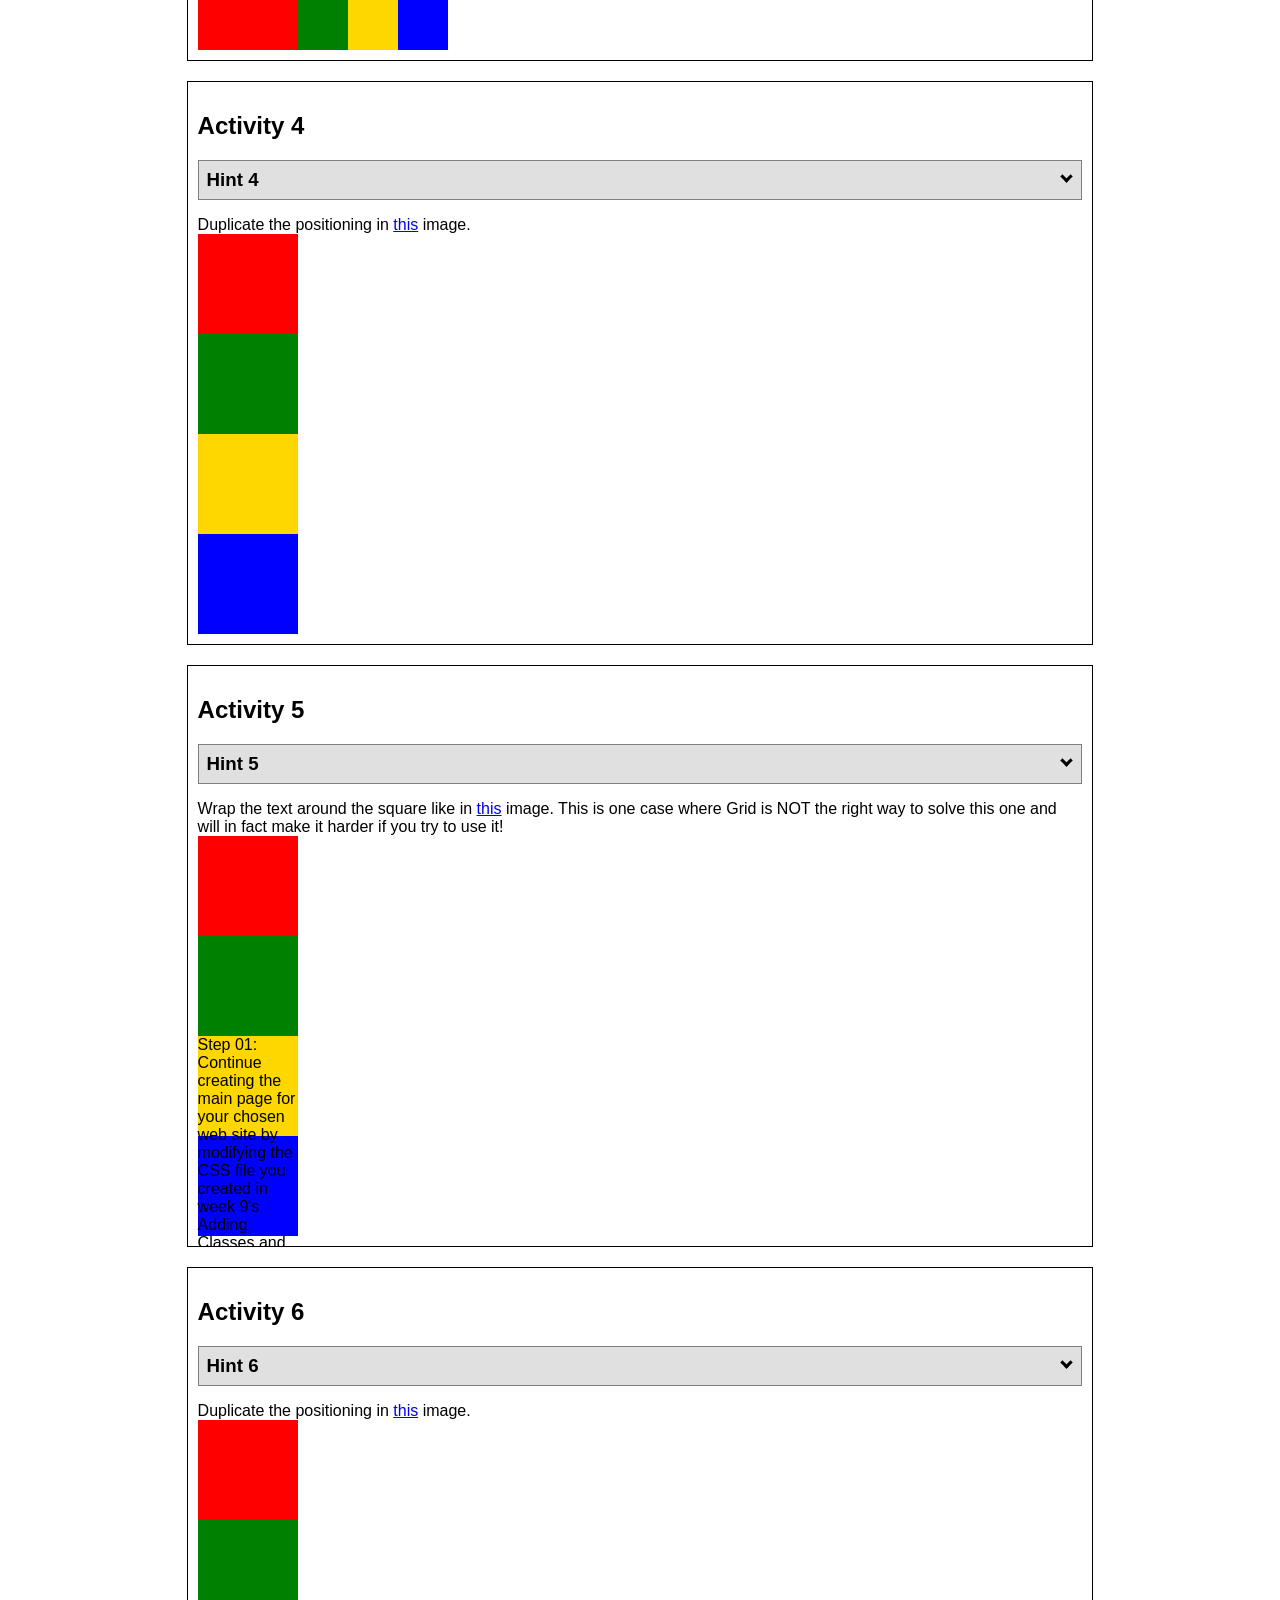
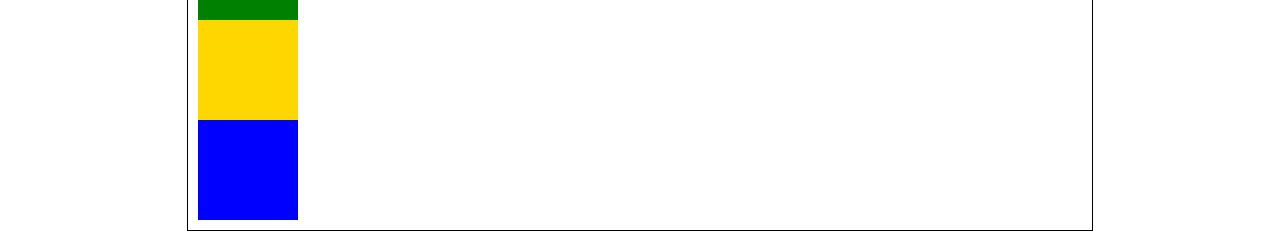
<file: ice/positioning/positioning.html>
<!DOCTYPE html>
<html lang="en">
  <head>
    <!-- HTML - Name: positioning.html -->
    <title>Positioning Activity</title>
    <link rel="stylesheet" type="text/css" href="positionstyles.css" />
  </head>
  <body>
    <div class="activity">
      <h2>WDD 130 positioning exercises</h2>
      For each activity match make the boxes match the image by modifying the stylesheet.</div>
    <div class="activity">
      <h2>Activity 1</h2>
      <section class="hint"><input type="checkbox" ><i></i> <h3>Hint 1</h3><div><p>Use the activity instructions for the firt activity</a></p></div></section>
      <p>Follow the activity instructions to make the boxes match  <a href="images/example1.png" target="_blank">this</a> image.</p>
      <div class="content1" >
        <div class="red1" ></div>
        <div class="green1" ></div>
        <div class="green1" ></div>
        <div class="yellow1"></div>
        <div class="yellow1"></div>
        <div class="blue1"></div>
      </div>
    </div>
    <div class="activity">
      <h2>Activity 2</h2>
      <section class="hint"><input type="checkbox" > <h3>Hint 2</h3><i></i><div>
      <ul>
      <li>grid-template-columns: 50px 50px 50px 50px 50px </li></ul></div></section>
      <p>Overlap and stagger the squares like in <a href="images/example2.png" target="_blank">this</a> image.</p>
      <div class="content2" >
        <div class="red2" ></div>
        <div class="green2" ></div>
        <div class="yellow2"></div>
        <div class="blue2"></div>
      </div>
    </div>
    <div class="activity">
      <h2>Activity 3</h2>
      <section class="hint"><input type="checkbox" > <h3>Hint 3</h3><i></i><div><p>This one is going to be best solved with CSS Grid. Remember to make the boxes the right width first...then start moving them around. </p><h4>Properties used:</h4><ul><li>display:grid;</li><li>grid-template-columns:</li><li>grid-column-gap:</li>
        <li>grid-column:</li>  </ul></div></section>
      Create the 2 column layout like in <a href="images/example3.png" target="_blank">this</a>  image.
      <div class="content3" >
        <div class="red3" ></div>
        <div class="green3" ></div>
        <div class="yellow3"></div>
        <div class="blue3"></div>
      </div>
    </div>
    <div class="activity">
      <h2>Activity 4</h2>
      <section class="hint"><input type="checkbox" > <h3>Hint 4</h3><i></i><div><p>For the others we have been primarily concerned with width. For this one you will need to adjust height as well. </p><h4>Properties used:</h4><ul><li>display:grid;</li><li>grid-template-columns:</li><li>grid-row:</li></ul></div></section>
      Duplicate the positioning in <a href="images/example4.png" target="_blank">this</a> image. 
      <div class="content4" >
        <div class="red4" ></div>
        <div class="green4" ></div>
        <div class="yellow4"></div>
        <div class="blue4"></div>
      </div>
    </div>

    <div class="activity">
      <h2>Activity 5</h2>
      <section class="hint"><input type="checkbox" > <h3>Hint 5</h3><i></i><div><p>Grid is <strong>not</strong> the right way to do this.  In fact there is only one way to really do that...and that is with float. Remember that we float the thing we want the text to wrap around.  Also remember to start by making all the shapes the right size and shape.</p><h4>Properties used:</h4><ul><li>float: left;</li></ul></div></section>
      Wrap the text around the square like in <a href="images/example5.png" target="_blank">this</a> image. This is one case where Grid is NOT the right way to solve this one and will in fact make it harder if you try to use it!
      <div class="content5" >
        <div class="red5" ></div>
        <div class="green5" ></div>
        <div class="yellow5">Step 01: Continue creating the main page for your chosen web site by modifying the CSS file you created in week 9's Adding Classes and IDs to Your Website assignment. This week, you will position all of the content on your main page using the CSS positioning techniques taught in KhanAcademy. When you are done, your webpage layout should reflect what you outlined in the wireframe you designed in the assignment Your Own Site Diagram and Wireframe in week 3. <br />
          If you have changed your mind on how you want the content of your main page laid out, take an opportunity to update your wireframe before completing this assignment (it is much easier to experiment with different layouts in a wireframe than it is to do so by modifying the CSS). Also, if you find that you are having trouble with using CSS positioning, feel free to review the concepts at the learn layout site: http://learnlayout.com/. You should be able to apply these principles to your site. For futher help, refer back to the Max Design site used in the beginning of the course for an example of how to implement your site design.</div>
        <div class="blue5"></div>
      </div>
    </div>
    <div class="activity">
      <h2>Activity 6</h2>
      <section class="hint"><input type="checkbox" > <h3>Hint 6</h3><i></i><div><p>This one is all about visualizing the grid behind the layout. If you are having a hard time doing that first: all the sizes are even multiples of 100, and second here is another example with the lines drawn: <a href="images/example6-hint.png" target="_blank">example 6 with lines</a>. For this one you will find it easiest if you use px for the column width. You can also use <kbd>z-index</kbd> to control the element layering.    </p><h4>Properties used:</h4><ul><li>display:grid;</li><li>grid-template-columns:</li><li>grid-column:</li><li>grid-row:</li><li><a href="https://www.w3schools.com/cssref/pr_pos_z-index.asp" target="_blank">z-index:</a></li></ul></div></section>
      Duplicate the positioning in <a href="images/example6.png" target="_blank">this</a> image.
      <div class="content6" >
        <div class="red6" ></div>
        <div class="green6" ></div>
        <div class="yellow6"></div>
        <div class="blue6"></div>
      </div>
    </div>
  </body>
</html>
</file>
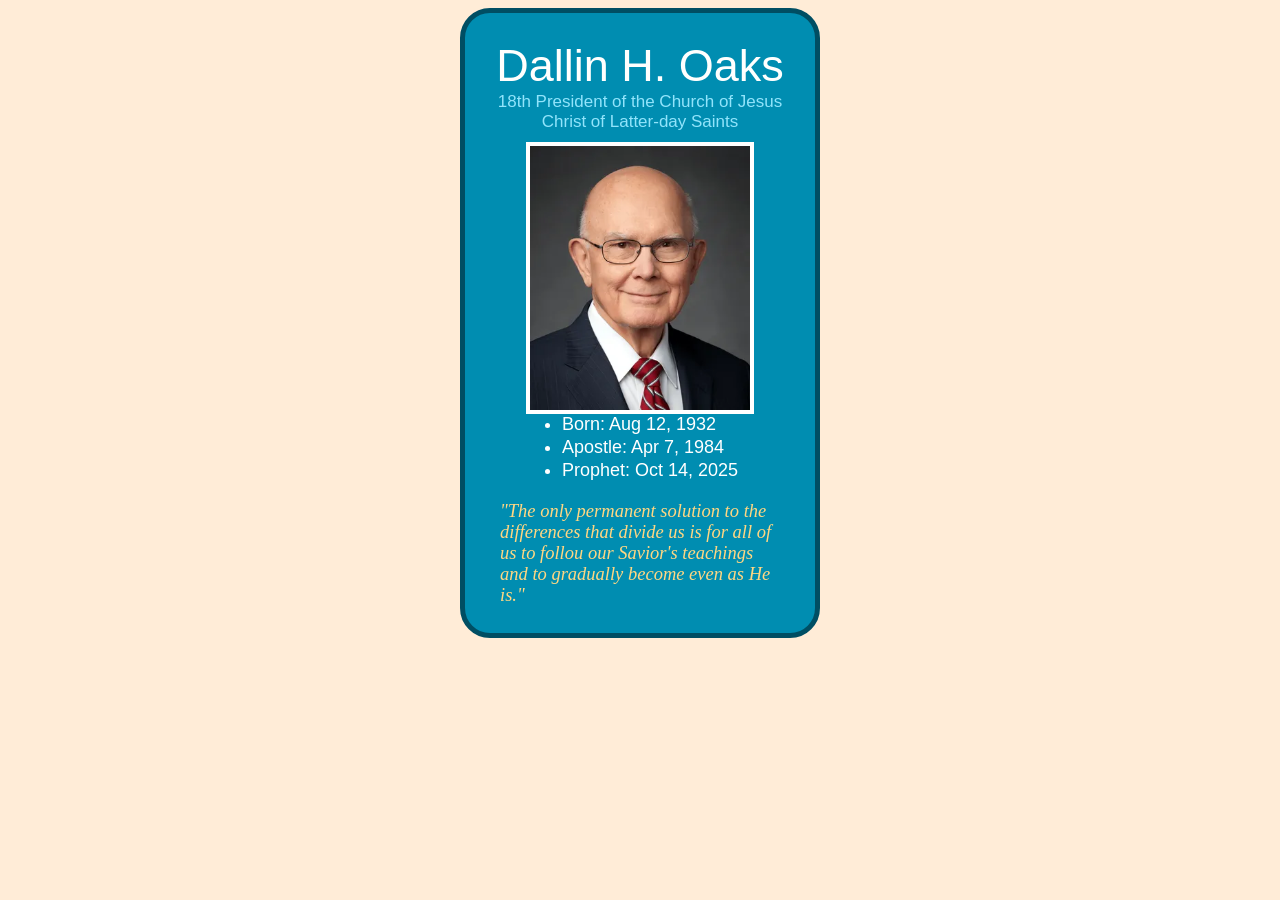
<file: ice/prophet_cards/oaks.html>
<!DOCTYPE html>
<html lang="en">

<head>
    <meta charset="UTF-8">
    <meta name="viewport" content="width=device-width, initial-scale=1.0">
    <title>Dallin H. Oaks</title>
    <style>
        /* Insert styles here, this is called an internal stylesheet  */

        body {
            background: #FFECD7;
            align-content: center;
        }

        h1 {
            color: #FFFFFE;
            font-family: Helvetica, sans-serif;
            text-align: center;
            font-size: 45px;
            font-weight: 400;
            margin: 0px;
            padding-top: 0px;
        
        }

        img {
            display: flex;
            border: 4px solid #FFFFFF;
            width: 63%;
            margin: 0 auto;
        }

        img:hover{
            width: 70%;
            border-color: #FFD783;
            
        }

        a {
            color: #91E4FB;
            font-family: Helvetica, Courier, monospace;
            text-decoration: none;
            text-align: center;
        }

       .p1 {
            width: 89%;
            margin: 0 auto;
            margin-bottom: 10px;
            text-align: center;
            font-size: 17px;
            font: weight 10px;;
        }

        .card {
            background-color: #008DB1;
            border: 5px solid #004E63;
            border-radius: 30px;
            width: 350px;
            height: 620px;
            align-content: center;
            margin: 0 auto;
        }

        ul li {
            font-family: Arial, Helvetica, sans-serif;
            color: #FFFFFF;
            margin-bottom: 2px;
            margin-left: 27px;
            font-size: 18px;
        }

        ul {
            margin-top: 0;
            margin-bottom: 20px;
            margin-left:30px ;
            width: 88%;
            padding-top: 0px;
        }

        .quote {
            color: #FFD783;
            font-family: "Brush Script MT";
            font-size: 18.5px;
            font-style: italic;
            width: 80%;
            margin: 0 auto;
            text-align: left;
            font-weight:6;

            

        }
    </style>
</head>

<body>
    <!-- Insert HTML elements here -->
    <div class="card">
        <h1>Dallin H. Oaks</h1>
        <a href="https://www.churchofjesuschrist.org">
            <p class="p1">18th President of the Church of Jesus
            Christ of Latter-day Saints</p></a>
        <div>
            <img src="images/oaks.webp">
        </div>
        <ul>
            <li> Born: Aug 12, 1932</li>
            <li> Apostle: Apr 7, 1984</li>
            <li> Prophet: Oct 14, 2025</li>

        </ul>

        <p class="quote">"The only permanent solution to the differences that divide us is for all of us to follou our Savior's teachings and to gradually become even as He is."</p>
            

    </div>


</body>
</html>
</file>
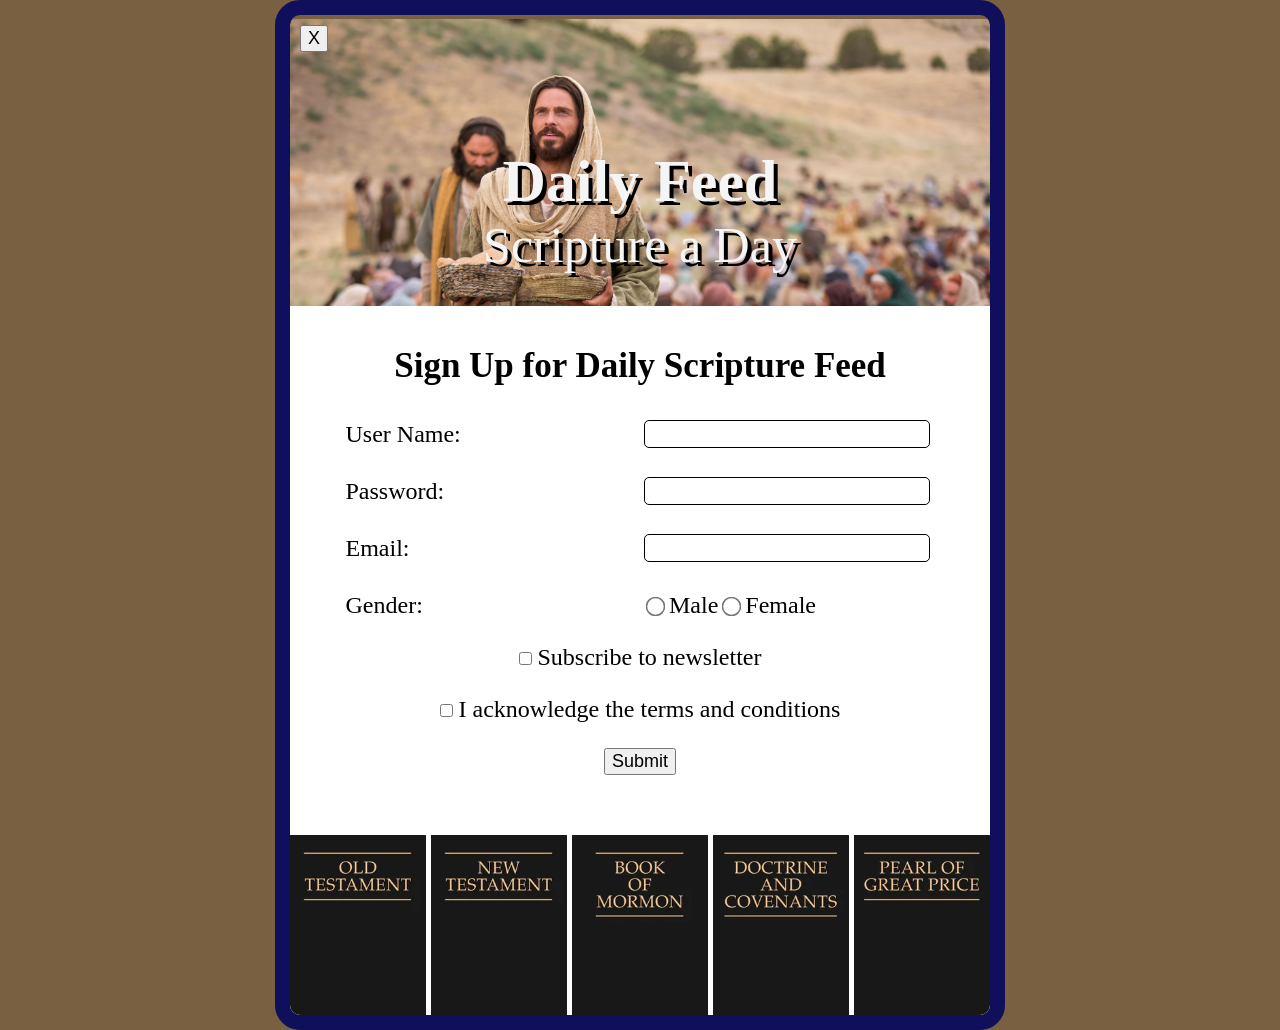
<file: ice/signup/signup.html>
<!DOCTYPE html>
<html lang="en">

<head>
    <meta charset="UTF-8">
    <meta name="viewport" content="width=device-width, initial-scale=1.0">
    <title>Daily Feed Sign Up</title>


    <style>
        * {
            margin: 0 auto;
        }

        body {
            background: rgb(120, 96, 64);
        }

        #closeBtn {
            margin: 10px;
            font-size: 18px;
        }

        #hero {
            display: grid;
        }

        #hero-img {
            width: 100%;
            margin-top: -255px;
            z-index: -1;
        }


        #formContainer {
            height: 1000px;
            width: 700px;
            border: solid 15px rgb(15, 15, 91) ;
            border-radius: 25Px;
            font-family: 'Times New Roman', Times, serif;
            overflow: hidden;
        }

        #myForm {
            font-family: 'Times New Roman', Times, serif;
            background-color: white;
            display: grid;
            margin-top: -180px;
            padding: 40px;
            font-size: 30;
            text-align: left;
            padding-bottom: 60px;
        }

        #title {
            color:whitesmoke;
            text-shadow: 4px 4px black;
            font-family: 'Times New Roman', Times, serif;
            font-size: 60px;
            margin-top: 85px;
        }

        #subtitle {
            color:whitesmoke;
            text-shadow: 4px 4px black;
            font-weight: 300;
            font-size: 50px;
        }

        form {
            width: 95%;
            margin-top: 5px;
        }

        .form-detail {
            display: grid;
            grid-template-columns: 1fr 1fr;
            padding-top: 30px;
            align-items: center;
        }

        .form-detail label {
            text-align: left;
            width: 100%;
            font-size: 24px;
            
        }

        .form-detail input {
            width: 95%;
            height: 90%;
            border: 1px solid black;
            border-radius: 5px;
        }

        #form-gender {
            display: grid;
            grid-template-columns: 1fr 1fr;
            padding-top: 30px;
            align-items: center;
        }

        #form-gender label {
            text-align: left;
            width: 100%;
            font-size: 24px;
        }

        #gender {
            padding-left: 6px;
            width: 100%;
        }

        #gender input {
           transform: scale(1.5);
           margin: 0px 3px 0px 3px;
        }

        h3{
            color: black;
            font-size: 35px;
        }

        .agreement {
            font-size: 24px;
            margin-top: 25px;
            text-align: center;
        }

        #submit {
            margin-top: 25px;
            font-size: 18px;
        }

        #scriptures {
            background-color: white;
            display: grid;
            grid-template-columns: 1fr 1fr 1fr 1fr 1fr;
            width: 100%;
            gap: 5px;
        }

        #scriptures img{
            width: 100%;
            
        }
    </style>




</head>

<body>

    <header>
        
    </header>

    <div id="formContainer">
        <button type="button" id="closeBtn">X</button>
        <div id="hero">
            <h1 id="title">Daily Feed</h1>
            <h2 id="subtitle">Scripture a Day</h2>
            <img id="hero-img" src="images/jesus_feeds_5000.jpeg" >
        </div>

        <div id="myForm">
            <h3>Sign Up for Daily Scripture Feed</h3>
        
            <form>
                <div class="form-detail">
                    <label for="username">User Name:</label>
                    <input type="text" id="username" name="username" required>
                </div>
                
                <div class="form-detail">
                    <label for="password">Password:</label>
                    <input type="password" id="password" name="password" required>
                </div>
                
                <div class="form-detail">
                    <label for="email">Email:</label>
                    <input type="email" id="email" name="email" required>
                </div>
                
                
                <div id="form-gender">
                    <label>Gender:</label>
                    <div id="gender">
                        <input type="radio" id="male" name="gender" value="male" required>
                        <label for="male">Male</label>
                        <input type="radio" id="female" name="gender" value="female" required>
                        <label for="female">Female</label>
                    </div>
                </div>

                <section class="agreement">
                    <input type="checkbox" id="newsletter" name="newsletter">
                    <label for="newsletter">Subscribe to newsletter</label>
                </section>

                <section class="agreement">
                    <input type="checkbox" id="conditions" name="conditions" required>
                    <label for="conditions">I acknowledge the terms and conditions</label>
                </section>
            </form>

            <section>
                <button id="submit" type="submit">Submit</button>
            </section>
        </div>

        <div id="scriptures"> 
            <img src="images/old_testament.webp" alt="">
            <img src="images/new_testament.webp" alt="">
            <img src="images/book_of_mormon.webp" alt="">
            <img src="images/doctrine_and_covenants.webp" alt="">
            <img src="images/pearl_of_great_price.webp" alt="">
        </div>
    </div>

    <div id="output"></div>

    <script>
        // Here is some Javascript to start looking forward to wdd131
        document.getElementById("closeBtn").addEventListener("click", function () {
            document.getElementById("formContainer").style.display = "none";
         });
        const form = document.getElementById('myForm');
        const output = document.getElementById('output');

        form.addEventListener('submit', function (event) {
            event.preventDefault(); // Stop form from actually submitting

            const formData = new FormData(form);
            const entries = [];

            for (const [key, value] of formData.entries()) {
                if (key == "password") {
                    entries.push(`<strong>${key}</strong>: ${value} (you should probably encrypt the password)`);
                } else {
                    entries.push(`<strong>${key}</strong>: ${value}`);
                }
            }

            output.innerHTML = `
            <br>  
            <h3>Here is the data that would be sent to the server:</h3>
            <ul>
                ${entries.map(item => `<li>${item}</li>`).join('')}
            </ul>
            `;
                });
    </script>

</body>

</html>
</file>
<file: styles/style.css>
#hero{
    color: #494b57;
    width: auto;
    height: auto;
    margin-top: auto;
    margin-bottom: 20px;
    margin-left: 70px;
    margin-right: 70px;

}

.home-title{
    justify-content: center; 
    font-family: 'Times New Roman', Times, serif;
    display: flex;         
    gap: 20px;             
    width: 100%;
}

body {
    margin: 0;
    font-family: Arial, sans-serif;
    grid-column: auto;
    

}

h1{
    justify-content: center; 
    display: flex;   
    font-size: 65px;      
    gap: 20px;             
    width: 100%;
    font-family: 'Times New Roman', Times, serif;;
    padding-bottom: 0px;
}

p{
    font-size: 30px;
    font-family: Arial,sans-serif;
    padding: 70px;
    padding-top: 0px;


}

header {
    background-color: #384e58;
    color: white;
    padding-top: 30px;
    text-align: center;
    font-size: 35px;

}


nav {
    font-style: bold;
    font-size: 35px;
    list-style: none;
    padding: 10px 40px;
    padding-top: 0px ;
    padding-bottom: 30px;
    display: grid;
    align-content: center;
    align-items: center;
    gap: 30px;
    grid-template-columns: 200px 1fr 1fr 1fr;
}

.logo{
width: 130px;
align-content: center;
padding-bottom:0px ;
padding-top: 0px;
}

nav a {
    text-decoration: none;
    color: white;
}


main {
    display: grid;
    gap: 30px;
    padding: 20px;
}


img {
    width:100%;
    height: auto;
}



#reception-details {
    display: grid;     
    grid-template-columns: 1fr 1fr 1fr ;      
    gap: 40px;  
    padding: 80px; 
    margin: 0 auto;
}

.reception-items {
    color: #494b57;
    width: 200px;
    margin-top: auto;
}

#form {
    text-align: center;
    font-family: sans-serif;
    max-width: 400px;
    margin: 0 auto;
}

.form-row {
    display: grid;
    grid-template-columns: 100px 1fr;
    align-items: center;
    margin-bottom: 10px;
    text-align: right;
    gap: 10px;
}

input, textarea {
    padding: 8px;
    border: 1px solid #ccc;
    border-radius: 4px;
}


table {
    width: 100%;
    border-collapse: collapse;
}

th, td {
    border: 1px solid rgb(84, 127, 48);
    padding: 8px;
}


footer {
    background-color: #444;
    color: white;
    text-align: center;
    padding: 15px;
}
</file>
<file: wwr/styles/style.css>
@import url('https://fonts.googleapis.com/css2?family=Lemon&family=Roboto&family=Ubuntu:wght@500&display=swap');



#content {
    max-width: 1600px;
    margin: 0 auto;
}

a, #hero-msg, h1, #hero-msg, .button-box, main, section {
    text-align: center;
}

#background {
    background-color: #ffffff;
    height: 725px;
    grid-column: 1 / 11;
    grid-row: 4 / 9;
}

body {
    background-color: #cbdbe7;
    color: #34444f;
    font-family: Roboto, Helvetica, sans-serif;
    font-size: 22px;
    margin: 0;
    padding: 0;
}

header {
    background-color:#cbdbe7;
    font-family: Lemon;
    display: grid;
    grid-template-columns: 150px auto;
}

h2{
    margin: 0;
}

h4{ 
    color: #e6f4ff;
    text-align: center;

}

nav {
    text-align: center;
    background-color: #485864;
    display: flex;
    justify-content: space-around;
}
nav a:hover {
    background-color:#d4810d;
    color: #ffffff; /* 滑鼠移上去時的文字顏色 */
}

nav a {
    color: #ffffff;
    text-decoration: none; 
    text-align: center;
    padding: 35px;
    display: flex;
    justify-content: space-around;

}

footer {
    background-color: #485864;
    color: white;
    margin-top: 200px;
    display: flex;
    justify-content: space-around;
    align-items: center;
    padding: 25px 50px;
}

footer a{
    background-color: #485864;
    color: white;
    text-decoration: none;
}

footer a:hover{
    background-color: #485864;
    color: #d7f1f5;
    text-decoration: underline;
}

footer p a:hover{
    background-color: #485864;
    color: #d7f1f5;
    font-size: 1.2em;
    text-decoration: underline;
}

footer .social img{
    padding-top: 15px;
} 

.logo {
    width: 80px;
}

#logo_link {
    padding-top: 5px;
    justify-self: center;
    align-self: center;
}

.icon {
    width: 80px;
    padding-top: 10px;
}

#hero-img {
    width: 100%; /* 讓 Hero Image 隨容器寬度縮放 */

    
}

#hero-msg {
    color: white;
    grid-column: 2/3;
    grid-row: 1/2;
    margin-top: 100px;
    
}
             

#hero {
    display: grid;
    grid-template-columns: 1fr 3fr 1fr;
    margin-top: -100px; 
    
}

#hero-box {
    grid-column: 1/4;
    grid-row: 1/3;
    z-index: -1;
}


.home-title{
    color: #e6f4ff;
    font-family: 'Lemon';
    font-size: 2em;
    margin-top: 10px;
    
}

.home-grid {
    display: grid;
    grid-template-columns: repeat(10, 1fr);
}

.book, .join {
    background-color: #dfc242;
    color:#ffffff;
    text-decoration: none;
    font-size: 18px;
    padding: 15px 30px;
    margin-top: 50px;
    border-radius: 5px;
}

.book:hover, .join:hover{
    background-color: #dfc242;
    color: white;
}

.card-img {
    border: 10px solid #d9c2a3;
    width: 100%;
    transition: transform .5s;
    box-shadow: 5px 5px 10px #6f7364;
}

.card-img:hover {
    opacity: .6;
    transform: scale(1.1);
}

.mountains {
    width: 100%;
    grid-column: 2 / 7;
    grid-row: 5 / 8;
    box-shadow: 5px 5px 10px #6f7364;
}


main section img {
    box-sizing: border-box;
}


.rivers-card {
    margin: 200px 0;
    grid-column: 2 / 4;
    grid-row: 2 / 3;
}
.rapids-card {
    margin: 200px 0;
    grid-column: 8 / 10;
    grid-row: 2 / 3;
}

.camping-card{
    margin: 200px 0;
    grid-column: 5 / 7;
    grid-row: 2 / 3;
    
}

.msg{
    background-color: #485864;
    color: white;
    line-height: 1.5em;
    padding: 35px;
    grid-column: 6 / 10;
    grid-row: 6 / 7;
    box-shadow: 5px 5px 10px #6f7364;
}
.msg h2{
    background-color: #485864;
    color: white;
    font-family:'Lemon'

}
.msg p{ 
    background-color: #485864;
    color: white;
    font-size: .8em;
    padding-bottom: 15px;

}

.card-img{
    border:10px solid #d9c2a3;

}


@media screen and (max-width: 900px) {
    #hero, .home-grid {
        display: block;
        height: auto;
    }
    nav, footer {
        flex-direction: column;
    }
    nav a {
        display: block;
        padding: 15px;
    }
    #hero {
        margin-top: 0;
    }
    #hero-msg {
        margin-top: 0;
    }
    #hero-msg h4 {
        display: none;
    }
    #hero-msg h1 {
        color: #6f7364;
    }
    .home-title {
        font-size: 25px;
    }
    .rivers-card, .camping-card, .rapids-card { 
        margin: 50px auto;
        width: 60%;
    }
    #background {
        display: none;
    }
    .mountains, .msg {
        width: 80%;
        display: block;
        margin: 0 auto;
    }
    footer {
        margin-top: 25px;
    }
}
</file>
<file: ice/valentines/styles/styles.css>
/* Add your CSS here to style your valentines day page */

h1 {
    text-align: center;
    font-size: 3rem;
    color: #c45d91;
   
}


body {
    margin: 0;
    font-family: 'Georgia', serif;
    background: linear-gradient(135deg, #ff9ecb, #ffcce5);
    cursor: url('https://cur.cursors-4u.net/symbols/sym-9/sym833.cur'), auto;
}


body::before, body::after {
    content: "❤️";
    position: fixed;
    top: -50px;
    font-size: 30px;
    user-select: none;
    z-index: 1;

    text-shadow: 
        15vw 20vh #ffb6c1, 35vw 45vh #ff69b4, 55vw 10vh #ff1493, 
        75vw 60vh #ffb6c1, 95vw 30vh #ff69b4, 25vw 80vh #ffc0cb, 25vw 80vh white;
    animation: heartRain 10s linear infinite;


}


body::after {
    content: "💖";
    left: 10vw;
    animation-duration: 15s; 
    animation-delay: -5s;
    opacity: 0.6;
    
    
}


@keyframes heartRain {
    0% {
        transform: translateY(0) rotate(0deg);
        opacity: 0;
    }
    10% {
        opacity: 1;
    }
    90% {
        opacity: 1;
    }
    100% {
        transform: translateY(110vh) rotate(360deg);
        opacity: 0;
    }
}

#wrapper {
    max-width: 600px;
    max-height: 1000px auto;
    margin: 20px auto;
    background-color: white;
    padding: 20px;
    border-radius: 20px;
    box-shadow: 0 20px 40px rgba(0,0,0,0.15);

    

}



section {
    background: #fff0f6;
    padding: 20px;
    margin: 20px 0;
    border-radius: 15px;
}



main img {
    display: block;    
    margin: 30px auto; 
    border-radius: 20px; 
    box-shadow: 10px 10px 0px #ffb6c1; 
    max-width: 100%;   
    height: auto;
    width: 300px;
    
    animation: floating 3s ease-in-out infinite;
}

@keyframes floating {
    0% { transform: translateY(0px); }
    50% { transform: translateY(-15px); }
    100% { transform: translateY(0px); }
}

nav ul {
    display: flex;
    justify-content: center;
    gap: 15px;
    padding: 0;
    list-style: none;
}

nav li {
    background: #ffb6c1;  
    color: white;
    padding: 8px 20px;
    border-radius: 50px;      
    font-weight: bold;
    cursor: pointer;
    transition: all 0.3s ease;
    box-shadow: 0 4px 0 #db7093; 
    
}

nav li:hover {
    transform: translateY(-3px); 
    background: #ff69b4;         
    box-shadow: 0 6px 0 #c71585;
}

nav li:active {
    transform: translateY(2px); 
    box-shadow: 0 2px 0 #c71585;
}

nav li, img, h1 {
    cursor: url('https://cur.cursors-4u.net/symbols/sym-9/sym832.cur'), pointer;
}

header::before {
    content: "";
    position: fixed;
    top: 30px;
    right: 30px;
    width: 120px;
    height: 120px;
    background: #ffffff; /* 粉紅底座 */
    border-radius: 15px;
    box-shadow: 5px 5px 0px #d63384;
    z-index: 100;
}

/* 旋轉的黑膠唱片 */
header::after {
    content: "❤️"; /* 唱片中心的愛心 */
    display: flex;
    align-items: center;
    justify-content: center;
    font-size: 20px;
    position: fixed;
    top: 40px;
    right: 40px;
    width: 100px;
    height: 100px;
    background: radial-gradient(circle, #333 30%, #111 31%, #333 35%, #111 40%, #333 45%, #111 50%);
    border-radius: 50%;
    border: 2px solid #555;
    z-index: 101;
    animation: rotateRecord 3s linear infinite; /* 旋轉動畫 */
}

/* 唱片旋轉動畫 */
@keyframes rotateRecord {
    from { transform: rotate(0deg); }
    to { transform: rotate(360deg); }
}
</file>
<file: ice/favorite_devo/styles/styles.css>
body {
  margin: 0;
  height: 100%;
  font-family: Arial, sans-serif;
  background: linear-gradient(to bottom, #d3d3d3, #001f3f);
  background-repeat: no-repeat; /* Just in case */
  background-attachment: fixed;
}

.container {
  text-align: center;
}

.header {
  padding: 20px 0;
}

.header-image {
  background-image: url('../images/icenter.png'); /* Replace with your image */
  background-repeat: no-repeat;
  background-position: center;
  height: 150px;
  display: flex;
  flex-direction: column;
  justify-content: center;
  color: white;

}

.header-image h1 {
  margin: 0;
  line-height: 0.9;
    font-size: 3.5em;
  font-weight: bold;
  text-shadow: 2px 2px 4px rgba(0, 0, 0, 0.7);
  background: #00000055;
}

.content-box {
  background-color: white;
  margin: 30px auto;
  width: 90%;
  max-width: 900px;
  padding: 40px;
  box-shadow: 5px 5px 0px black;
  min-height: 400px;
}

table {
  width: 100%;
  color: rgb(43, 43, 52);
  border: 5px solid rgb(90, 132, 162);
   
}

th, td {
  border: 2px solid rgb(30, 30, 214);
  padding: 10px;
  text-align: center;

}
</file>
<file: ice/positioning/positionstyles.css>
/* CSS - Name: "positionstyles.css" */
/* Activity 1 styles */
.content1 {
  /* This is the parent of the activity 1 boxes. */
display :grid;
grid-template-columns: 1fr 1fr;

}

.red1 { 
  width: 100%; 
  height: 100px; 
  background-color: red; 

} 
.green1 {
  width: 200px; 
  height: 200px; 
  background-color: green; 

} 
.yellow1 {
  width: 200px; 
  height: 200px; 
  background-color: gold; 
} 
.blue1 {
  width: 100%; 
  height: 100px; 
  background-color: blue; 
} 
/* Activity 2 styles */ 

.content2 {
  /* This is the parent of the activity 2 boxes. */
  display :grid;
  grid-template-columns:1fr 1fr;

}
.red2 {
  width: 100px; 
  height: 100px; 
  background-color: red; 
  grid-column: 1/3;
  grid-row: 1/3;
  

} 
.green2 { 
  width: 100px; 
  height: 100px; 
  background-color: green; 
  grid-column: 2/4;
  grid-row: 2/4;
} 
.yellow2 {
  width: 100px; 
  height: 100px; 
  background-color: gold; 
  grid-column: 3/5;
  grid-row: 3/5;
  
} 
.blue2 {
  width: 100px; 
  height: 100px; 
  background-color: blue; 
  grid-column: 4/6;
  grid-row: 4/6;
  
} 
/* Activity 3 styles */ 
.content3 {
  /* This is the parent of the activity 3 boxes. */
  display :grid;
  grid-template-columns: 50px 50px 50px 50px 50px;

}
.red3 {
  width: 100%; 
  height: 100px; 
  background-color: red; 
  grid-column: 1/3;
  grid-row: 1/3;
  
  
  

} 
.green3 {
  width: 100px; 
  height: 100px; 
  background-color: green;
} 
.yellow3 {
  width: 100px; 
  height: 100px; 
  background-color: gold; 
} 
.blue3 {
  width: 100%;
  height: 100px; 
  background-color: blue; 
} 
/* Activity 4 styles */ 
.content4 {
  /* This is the parent of the activity 4 boxes. */
  height: 400px;
}
.red4 {
  width: 100px; 
  height: 100px; 
  background-color: red; 
} 
.green4 {
  width: 100px; 
  height: 100px; 
  background-color: green; 
} 
.yellow4 {
  width: 100px; 
  height: 100px; 
  background-color: gold; 
} 
.blue4 {
  width: 100px; 
  height: 100px; 
  background-color: blue; 
} 
/* Activity 5 styles */ 
.content5 {
  /* This is the parent of the activity 5 boxes. */
  height: 400px;
}
.red5 { 
  width: 100px; 
  height: 100px; 
  background-color: red; 
} 
.green5 { 
  width: 100px; 
  height: 100px; 
  background-color: green; 

} 
.yellow5 {
  width: 100px; 
  height: 100px; 
  background-color: gold; 

} 
.blue5 {
  width: 100px; 
  height: 100px; 
  background-color: blue; 
} 
/* Activity 6 styles */ 
.content6 {
  /* This is the parent of the activity 6 boxes. */
}
.red6 {
  width: 100px; 
  height: 100px; 
  background-color: red; 
} 
.green6 {
  width: 100px; 
  height: 100px; 
  background-color: green; 
} 
.yellow6 {
  width: 100px; 
  height: 100px; 
  background-color: gold; 
} 
.blue6 {
  width: 100px; 
  height: 100px; 
  background-color: blue; 
} 


/* Do not make any changes below here */
.activity {
  width: 70%; 
  margin: 20px auto; 
  font-family: Arial, sans-serif; 
  border: 1px solid black; 
  padding: 10px; 
  clear:both; 
  overflow: auto;
} 

.hint {
  border: 1px solid grey;
  background: #e0e0e0;
  padding: .5em;
  position: relative;
  margin: 1em 0;
}
.hint h3 {
  margin: 0;
}
.hint:hover {
  background: #d0d0d0;
}
.hint > div {
  display: none;
}

.hint input[type=checkbox] {
  position: absolute;
  width: 100%;
  height: 100%;
  opacity: 0;
  z-index: 1;
  cursor: pointer;
}

.hint input[type=checkbox]:checked ~ div {
  display: block;
}

.hint i {
  position: absolute;
  transform: translate(-6px, 0);
  margin-top: 16px;
  right: 10px;
  top: -3px;
}
.hint i:before, .hint i:after {
  content: "";
  position: absolute;
  background-color: black;
  width: 3px;
  height: 9px;
}
.hint i:before {
  transform: translate(2px, 0) rotate(45deg);
}
.hint i:after {
  transform: translate(-2px, 0) rotate(-45deg);
}

.hint input[type=checkbox]:checked ~ i:before {
  transform: translate(-2px, 0) rotate(45deg);
}
.hint input[type=checkbox]:checked ~ i:after {
  transform: translate(2px, 0) rotate(-45deg);
}
.hint a {
  position: relative;
  z-index: 1;
}
</file>
